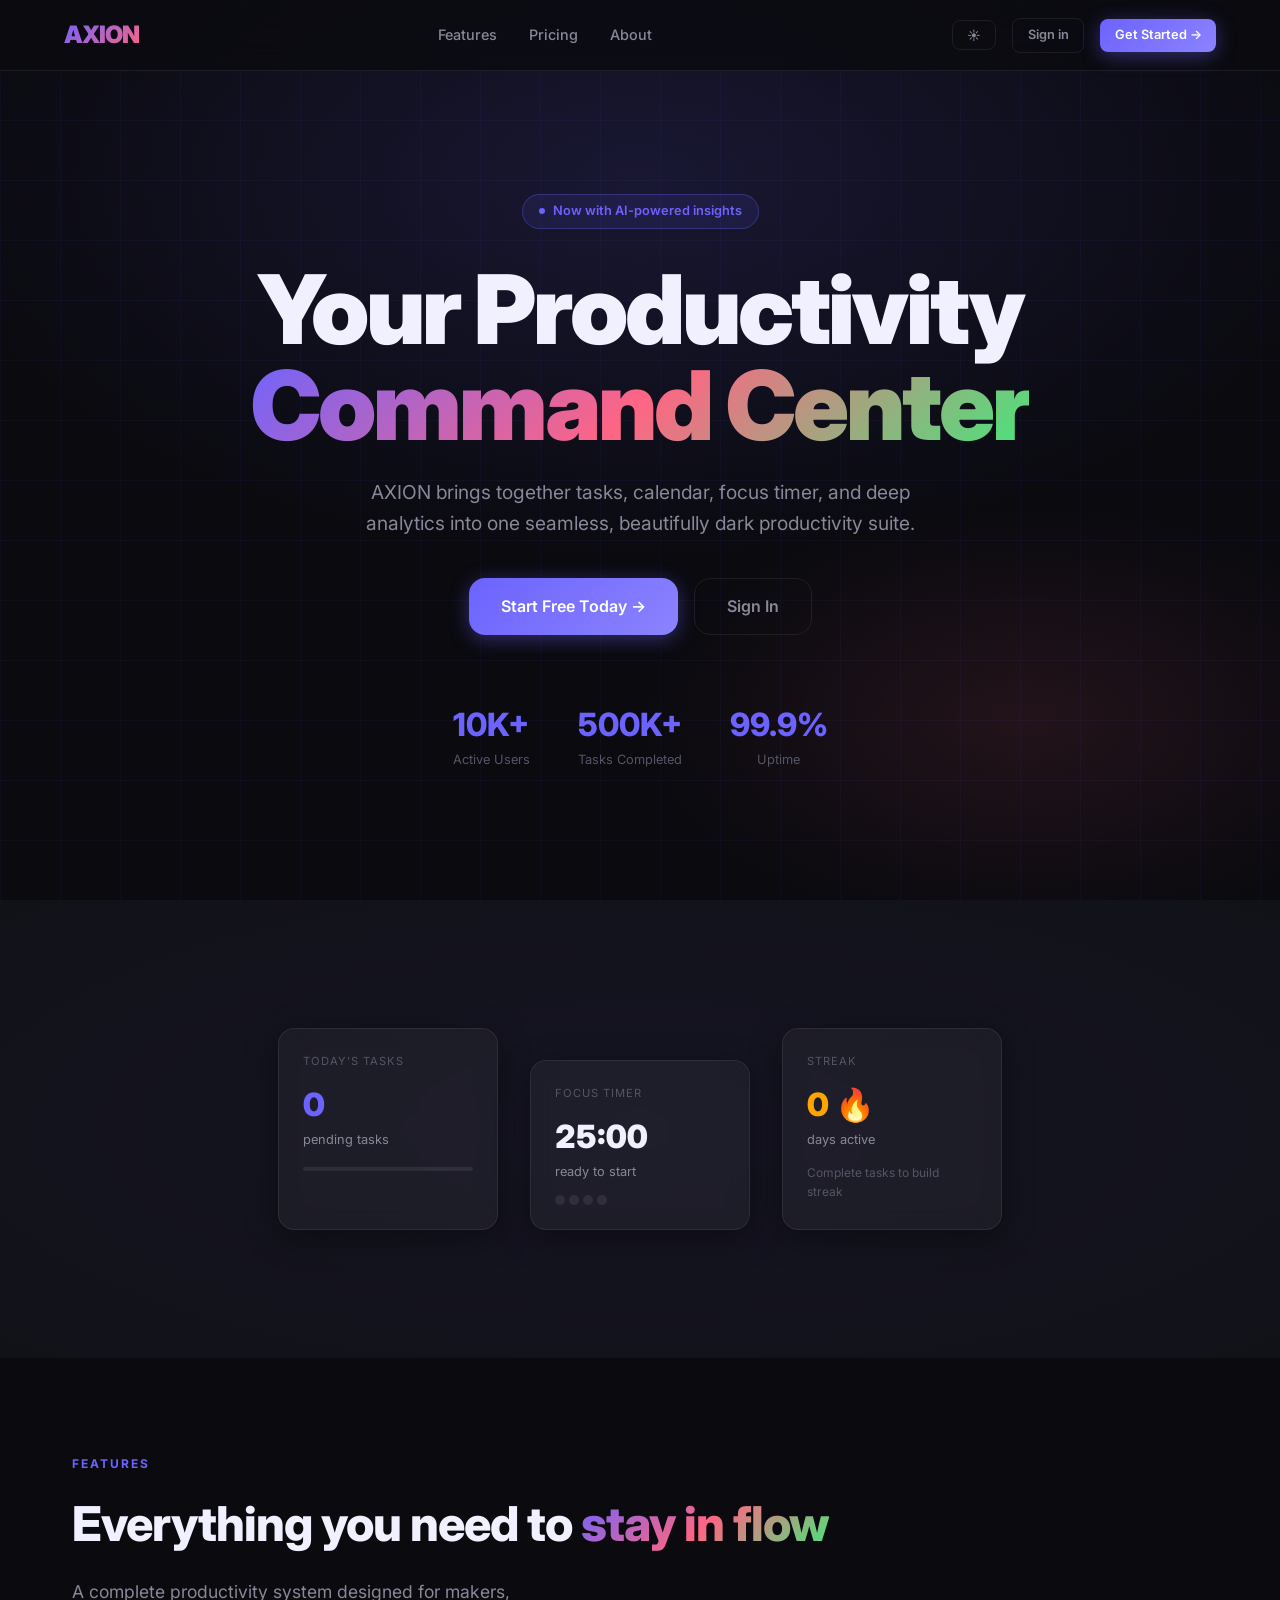
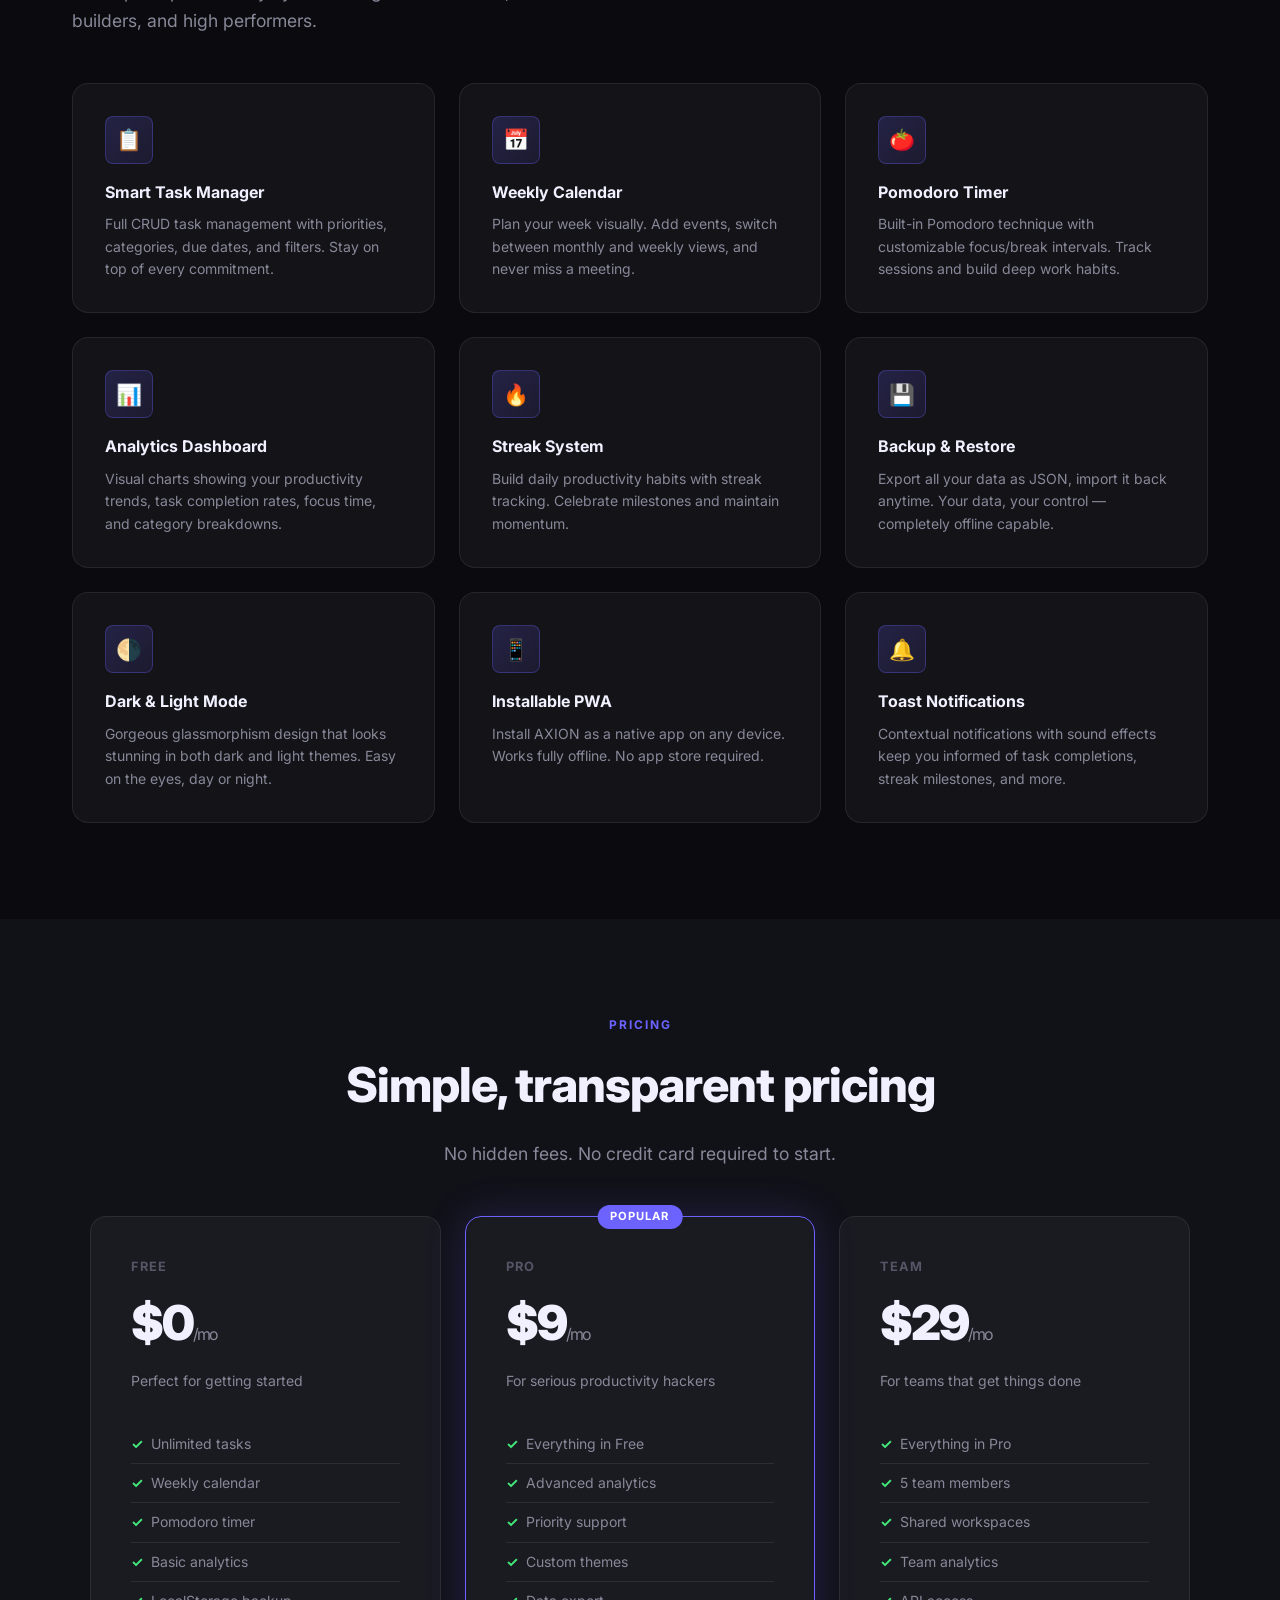
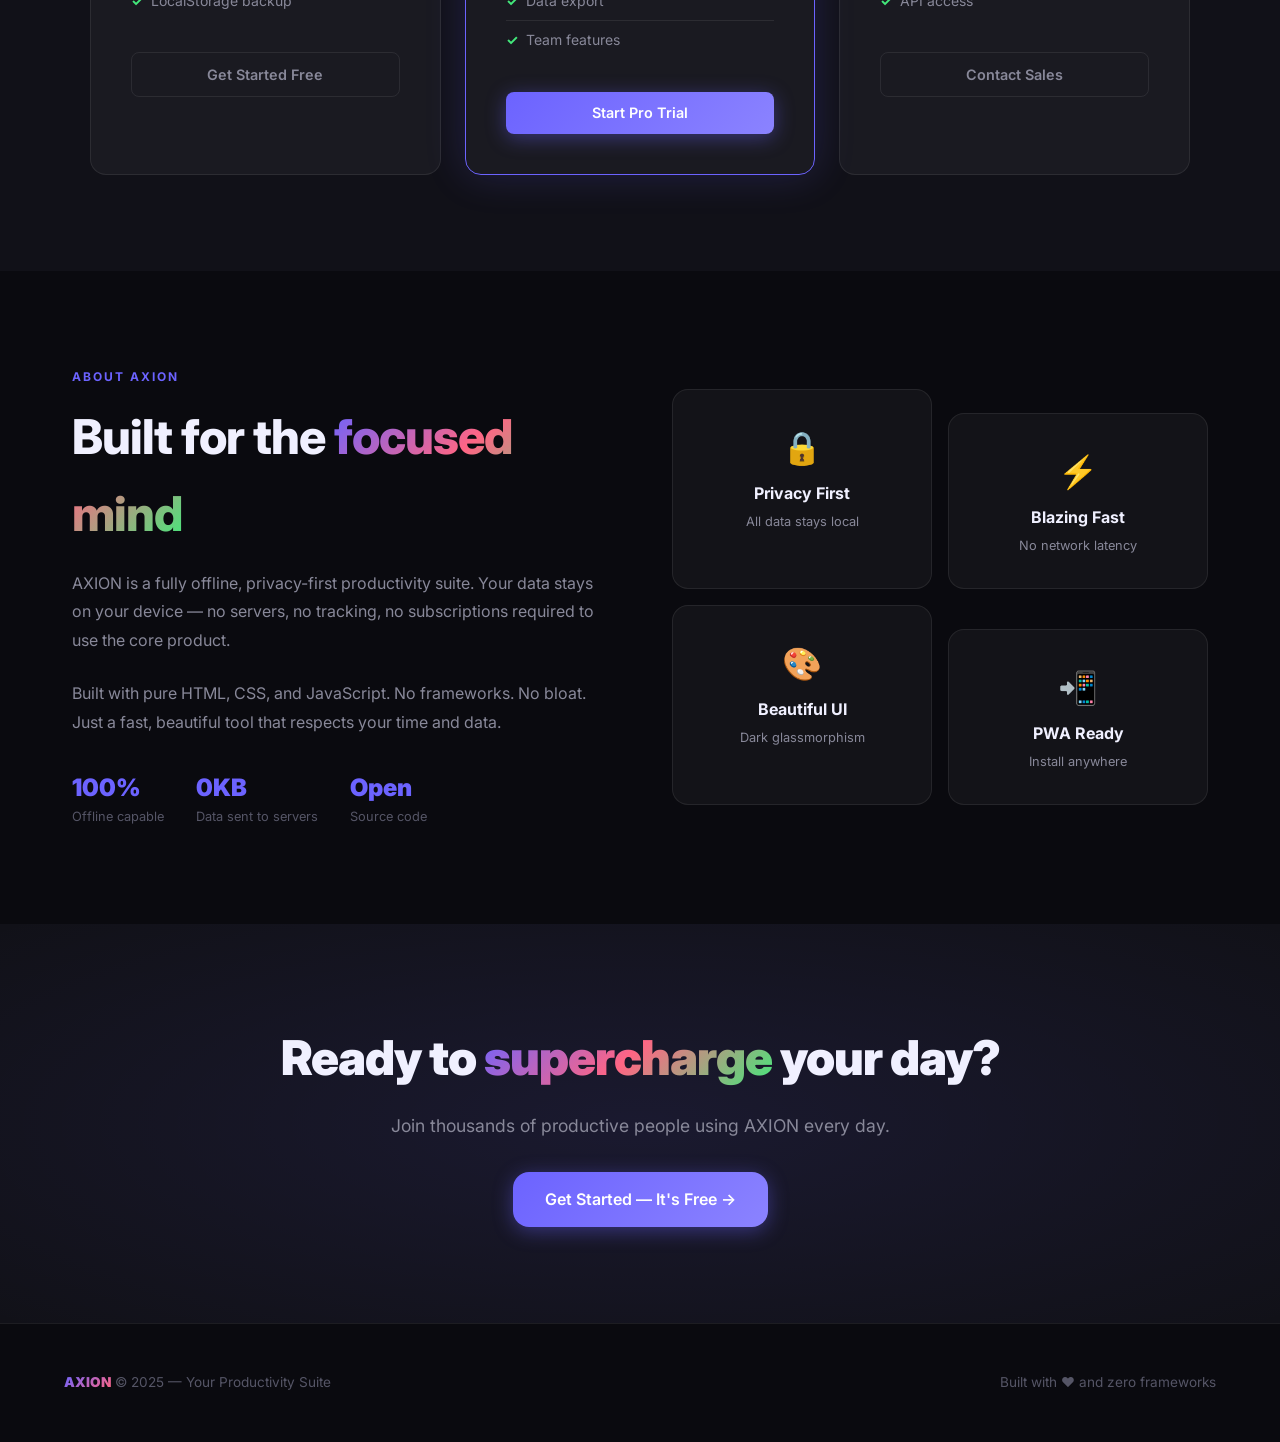
<file: index.html>
<!DOCTYPE html>
<html lang="en">
<head>
<meta charset="UTF-8"><meta name="viewport" content="width=device-width, initial-scale=1.0">
<title>AXION — SaaS Productivity Suite</title>
<meta name="description" content="Your ultimate productivity command center. Tasks, Calendar, Pomodoro, Analytics — all in one place.">
<link rel="manifest" href="manifest.json">
<meta name="theme-color" content="#6c63ff">
<link rel="stylesheet" href="style.css">
</head>
<body>
<div id="splash"><div class="splash-logo">AXION</div></div>

<!-- NAV -->
<nav class="nav">
  <div class="nav-logo">AXION</div>
  <ul class="nav-links">
    <li><a href="#features">Features</a></li>
    <li><a href="#pricing">Pricing</a></li>
    <li><a href="#about">About</a></li>
  </ul>
  <div class="nav-cta">
    <button id="themeToggle" class="btn btn-ghost btn-sm">☀️</button>
    <a href="login.html" class="btn btn-ghost btn-sm">Sign in</a>
    <a href="login.html?tab=register" class="btn btn-primary btn-sm">Get Started →</a>
  </div>
</nav>

<!-- HERO -->
<section class="hero">
  <div class="hero-bg"></div>
  <div class="hero-grid"></div>
  <div class="hero-content">
    <div class="hero-badge"><span></span> Now with AI-powered insights</div>
    <h1 class="hero-title">Your Productivity<br><span class="gradient-text">Command Center</span></h1>
    <p class="hero-sub">AXION brings together tasks, calendar, focus timer, and deep analytics into one seamless, beautifully dark productivity suite.</p>
    <div class="hero-actions">
      <a href="login.html?tab=register" class="btn btn-primary btn-lg">Start Free Today →</a>
      <a href="login.html" class="btn btn-ghost btn-lg">Sign In</a>
    </div>
    <div class="hero-stats">
      <div class="stat"><div class="stat-num">10K+</div><div class="stat-label">Active Users</div></div>
      <div class="stat"><div class="stat-num">500K+</div><div class="stat-label">Tasks Completed</div></div>
      <div class="stat"><div class="stat-num">99.9%</div><div class="stat-label">Uptime</div></div>
    </div>
  </div>
</section>

<!-- FLOATING CARDS PREVIEW -->
<div style="background:var(--bg-secondary);padding:4rem 2rem;position:relative;overflow:hidden;">
  <div style="position:absolute;inset:0;background:radial-gradient(ellipse at center,rgba(108,99,255,0.05),transparent)"></div>
  <div class="floating-cards" style="max-width:900px;margin:0 auto;position:relative;">
    <div class="f-card" style="width:220px;">
      <div style="font-size:0.7rem;color:var(--text-muted);text-transform:uppercase;letter-spacing:1px;margin-bottom:0.5rem">Today's Tasks</div>
      <div style="font-size:2rem;font-weight:900;color:var(--accent)">0</div>
      <div style="font-size:0.8rem;color:var(--text-secondary)">pending tasks</div>
      <div style="margin-top:1rem;height:4px;background:var(--border);border-radius:100px"><div style="width:0%;height:100%;background:var(--accent);border-radius:100px"></div></div>
    </div>
    <div class="f-card" style="width:220px;margin-top:2rem;">
      <div style="font-size:0.7rem;color:var(--text-muted);text-transform:uppercase;letter-spacing:1px;margin-bottom:0.5rem">Focus Timer</div>
      <div style="font-size:2rem;font-weight:900;font-variant-numeric:tabular-nums">25:00</div>
      <div style="font-size:0.8rem;color:var(--text-secondary)">ready to start</div>
      <div style="margin-top:0.75rem;display:flex;gap:0.25rem">
        <div style="width:10px;height:10px;border-radius:50%;background:var(--border)"></div>
        <div style="width:10px;height:10px;border-radius:50%;background:var(--border)"></div>
        <div style="width:10px;height:10px;border-radius:50%;background:var(--border)"></div>
        <div style="width:10px;height:10px;border-radius:50%;background:var(--border)"></div>
      </div>
    </div>
    <div class="f-card" style="width:220px;">
      <div style="font-size:0.7rem;color:var(--text-muted);text-transform:uppercase;letter-spacing:1px;margin-bottom:0.5rem">Streak</div>
      <div style="font-size:2rem;font-weight:900;color:#ffa502">0 🔥</div>
      <div style="font-size:0.8rem;color:var(--text-secondary)">days active</div>
      <div style="margin-top:0.75rem;font-size:0.75rem;color:var(--text-muted)">Complete tasks to build streak</div>
    </div>
  </div>
</div>

<!-- FEATURES -->
<section class="section" id="features">
  <div class="reveal">
    <div class="section-tag">Features</div>
    <h2 class="section-title">Everything you need to <span class="gradient-text">stay in flow</span></h2>
    <p class="section-sub">A complete productivity system designed for makers, builders, and high performers.</p>
  </div>
  <div class="features-grid" style="margin-top:3rem">
    <div class="feature-card reveal">
      <div class="feature-icon">📋</div>
      <div class="feature-title">Smart Task Manager</div>
      <div class="feature-desc">Full CRUD task management with priorities, categories, due dates, and filters. Stay on top of every commitment.</div>
    </div>
    <div class="feature-card reveal">
      <div class="feature-icon">📅</div>
      <div class="feature-title">Weekly Calendar</div>
      <div class="feature-desc">Plan your week visually. Add events, switch between monthly and weekly views, and never miss a meeting.</div>
    </div>
    <div class="feature-card reveal">
      <div class="feature-icon">🍅</div>
      <div class="feature-title">Pomodoro Timer</div>
      <div class="feature-desc">Built-in Pomodoro technique with customizable focus/break intervals. Track sessions and build deep work habits.</div>
    </div>
    <div class="feature-card reveal">
      <div class="feature-icon">📊</div>
      <div class="feature-title">Analytics Dashboard</div>
      <div class="feature-desc">Visual charts showing your productivity trends, task completion rates, focus time, and category breakdowns.</div>
    </div>
    <div class="feature-card reveal">
      <div class="feature-icon">🔥</div>
      <div class="feature-title">Streak System</div>
      <div class="feature-desc">Build daily productivity habits with streak tracking. Celebrate milestones and maintain momentum.</div>
    </div>
    <div class="feature-card reveal">
      <div class="feature-icon">💾</div>
      <div class="feature-title">Backup & Restore</div>
      <div class="feature-desc">Export all your data as JSON, import it back anytime. Your data, your control — completely offline capable.</div>
    </div>
    <div class="feature-card reveal">
      <div class="feature-icon">🌗</div>
      <div class="feature-title">Dark & Light Mode</div>
      <div class="feature-desc">Gorgeous glassmorphism design that looks stunning in both dark and light themes. Easy on the eyes, day or night.</div>
    </div>
    <div class="feature-card reveal">
      <div class="feature-icon">📱</div>
      <div class="feature-title">Installable PWA</div>
      <div class="feature-desc">Install AXION as a native app on any device. Works fully offline. No app store required.</div>
    </div>
    <div class="feature-card reveal">
      <div class="feature-icon">🔔</div>
      <div class="feature-title">Toast Notifications</div>
      <div class="feature-desc">Contextual notifications with sound effects keep you informed of task completions, streak milestones, and more.</div>
    </div>
  </div>
</section>

<!-- PRICING -->
<section class="section" id="pricing" style="background:var(--bg-secondary);max-width:100%;padding:6rem 2rem;">
  <div style="max-width:1100px;margin:0 auto">
  <div class="reveal" style="text-align:center">
    <div class="section-tag">Pricing</div>
    <h2 class="section-title">Simple, transparent pricing</h2>
    <p class="section-sub" style="margin:0 auto">No hidden fees. No credit card required to start.</p>
  </div>
  <div class="pricing-grid">
    <div class="pricing-card reveal">
      <div class="pricing-plan">Free</div>
      <div class="pricing-price">$0<span>/mo</span></div>
      <div class="pricing-desc">Perfect for getting started</div>
      <ul class="pricing-features">
        <li>Unlimited tasks</li>
        <li>Weekly calendar</li>
        <li>Pomodoro timer</li>
        <li>Basic analytics</li>
        <li>LocalStorage backup</li>
      </ul>
      <a href="login.html?tab=register" class="btn btn-ghost" style="width:100%;justify-content:center">Get Started Free</a>
    </div>
    <div class="pricing-card featured reveal">
      <div class="pricing-plan">Pro</div>
      <div class="pricing-price">$9<span>/mo</span></div>
      <div class="pricing-desc">For serious productivity hackers</div>
      <ul class="pricing-features">
        <li>Everything in Free</li>
        <li>Advanced analytics</li>
        <li>Priority support</li>
        <li>Custom themes</li>
        <li>Data export</li>
        <li>Team features</li>
      </ul>
      <a href="login.html?tab=register" class="btn btn-primary" style="width:100%;justify-content:center">Start Pro Trial</a>
    </div>
    <div class="pricing-card reveal">
      <div class="pricing-plan">Team</div>
      <div class="pricing-price">$29<span>/mo</span></div>
      <div class="pricing-desc">For teams that get things done</div>
      <ul class="pricing-features">
        <li>Everything in Pro</li>
        <li>5 team members</li>
        <li>Shared workspaces</li>
        <li>Team analytics</li>
        <li>API access</li>
      </ul>
      <a href="login.html?tab=register" class="btn btn-ghost" style="width:100%;justify-content:center">Contact Sales</a>
    </div>
  </div>
  </div>
</section>

<!-- ABOUT -->
<section class="section" id="about">
  <div class="reveal" style="display:grid;grid-template-columns:1fr 1fr;gap:4rem;align-items:center">
    <div>
      <div class="section-tag">About AXION</div>
      <h2 class="section-title">Built for the <span class="gradient-text">focused mind</span></h2>
      <p style="color:var(--text-secondary);line-height:1.8;margin-bottom:1.5rem">AXION is a fully offline, privacy-first productivity suite. Your data stays on your device — no servers, no tracking, no subscriptions required to use the core product.</p>
      <p style="color:var(--text-secondary);line-height:1.8">Built with pure HTML, CSS, and JavaScript. No frameworks. No bloat. Just a fast, beautiful tool that respects your time and data.</p>
      <div style="margin-top:2rem;display:flex;gap:2rem">
        <div><div style="font-size:1.5rem;font-weight:900;color:var(--accent)">100%</div><div style="font-size:0.8rem;color:var(--text-muted)">Offline capable</div></div>
        <div><div style="font-size:1.5rem;font-weight:900;color:var(--accent)">0KB</div><div style="font-size:0.8rem;color:var(--text-muted)">Data sent to servers</div></div>
        <div><div style="font-size:1.5rem;font-weight:900;color:var(--accent)">Open</div><div style="font-size:0.8rem;color:var(--text-muted)">Source code</div></div>
      </div>
    </div>
    <div style="display:grid;grid-template-columns:1fr 1fr;gap:1rem">
      <div class="feature-card" style="text-align:center;padding:2rem 1rem">
        <div style="font-size:2rem;margin-bottom:0.5rem">🔒</div>
        <div style="font-weight:700;margin-bottom:0.3rem">Privacy First</div>
        <div style="font-size:0.8rem;color:var(--text-secondary)">All data stays local</div>
      </div>
      <div class="feature-card" style="text-align:center;padding:2rem 1rem;margin-top:1.5rem">
        <div style="font-size:2rem;margin-bottom:0.5rem">⚡</div>
        <div style="font-weight:700;margin-bottom:0.3rem">Blazing Fast</div>
        <div style="font-size:0.8rem;color:var(--text-secondary)">No network latency</div>
      </div>
      <div class="feature-card" style="text-align:center;padding:2rem 1rem">
        <div style="font-size:2rem;margin-bottom:0.5rem">🎨</div>
        <div style="font-weight:700;margin-bottom:0.3rem">Beautiful UI</div>
        <div style="font-size:0.8rem;color:var(--text-secondary)">Dark glassmorphism</div>
      </div>
      <div class="feature-card" style="text-align:center;padding:2rem 1rem;margin-top:1.5rem">
        <div style="font-size:2rem;margin-bottom:0.5rem">📲</div>
        <div style="font-weight:700;margin-bottom:0.3rem">PWA Ready</div>
        <div style="font-size:0.8rem;color:var(--text-secondary)">Install anywhere</div>
      </div>
    </div>
  </div>
</section>

<!-- CTA -->
<section style="padding:6rem 2rem;text-align:center;background:var(--bg-secondary);position:relative;overflow:hidden">
  <div style="position:absolute;inset:0;background:radial-gradient(ellipse at center,rgba(108,99,255,0.1),transparent)"></div>
  <div style="position:relative">
    <h2 style="font-size:clamp(2rem,4vw,3rem);font-weight:900;letter-spacing:-1px;margin-bottom:1rem">Ready to <span class="gradient-text">supercharge</span> your day?</h2>
    <p style="color:var(--text-secondary);margin-bottom:2rem;font-size:1.1rem">Join thousands of productive people using AXION every day.</p>
    <a href="login.html?tab=register" class="btn btn-primary btn-lg">Get Started — It's Free →</a>
  </div>
</section>

<footer>
  <div><span style="background:linear-gradient(135deg,#6c63ff,#ff6584);-webkit-background-clip:text;-webkit-text-fill-color:transparent;background-clip:text;font-weight:900">AXION</span> © 2025 — Your Productivity Suite</div>
  <div>Built with ❤️ and zero frameworks</div>
</footer>

<div id="toast-container"></div>
<script src="app.js"></script>
</body>
</html>
</file>
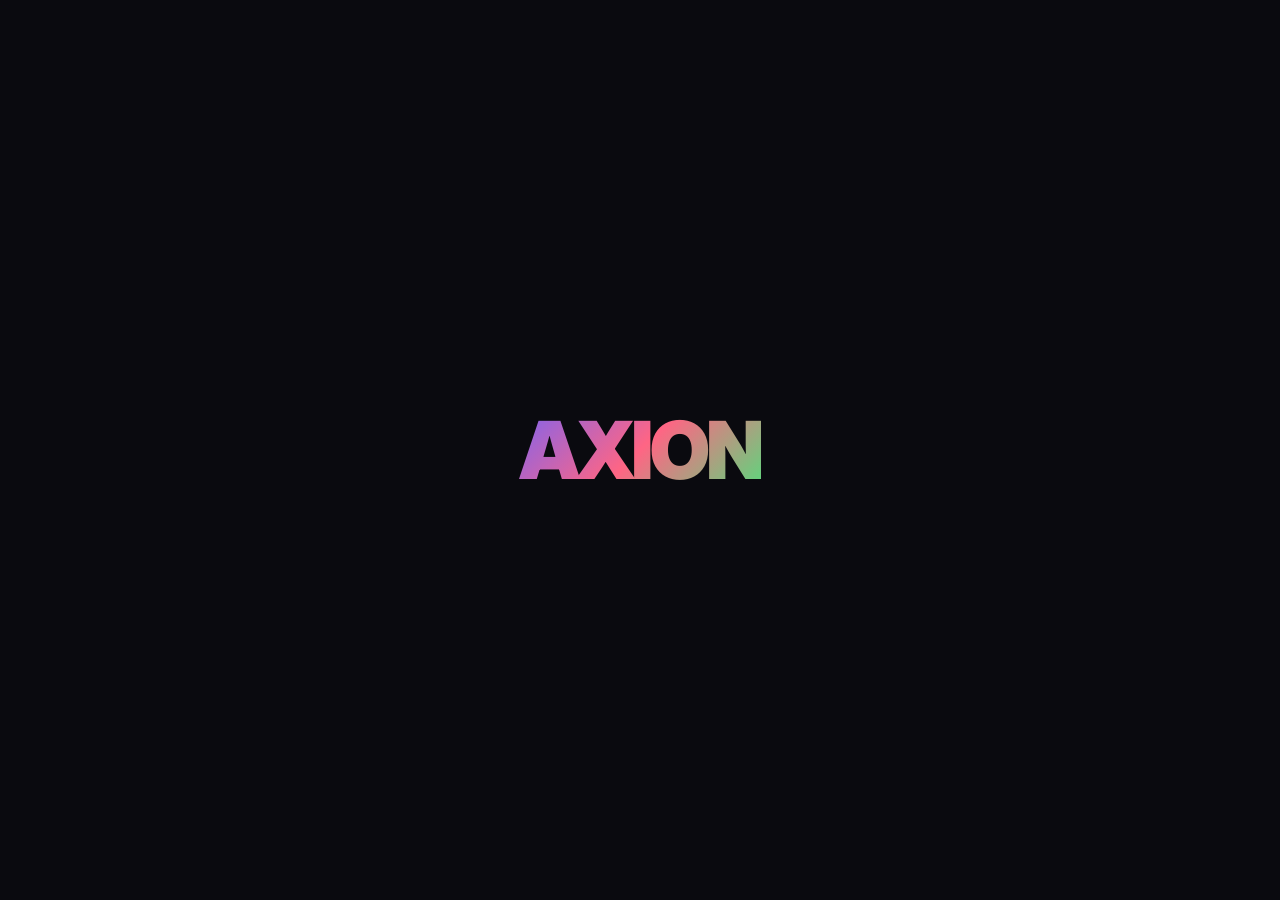
<file: analytics.html>
<!DOCTYPE html>
<html lang="en">
<head>
<meta charset="UTF-8"><meta name="viewport" content="width=device-width, initial-scale=1.0">
<title>Analytics — AXION</title>
<link rel="manifest" href="manifest.json">
<link rel="stylesheet" href="style.css">
<link rel="stylesheet" href="dashboard.css">
<style>
.chart-container{background:var(--bg-card);border:1px solid var(--border);border-radius:var(--radius);padding:1.5rem}
.chart-title{font-size:0.875rem;font-weight:700;text-transform:uppercase;letter-spacing:0.5px;color:var(--text-secondary);margin-bottom:1rem}
canvas{display:block;width:100%!important}
.analytics-stats{display:grid;grid-template-columns:repeat(auto-fit,minmax(150px,1fr));gap:1rem;margin-bottom:1.5rem}
.analytics-stat{background:var(--bg-card);border:1px solid var(--border);border-radius:var(--radius);padding:1.25rem;text-align:center}
.analytics-stat-val{font-size:1.5rem;font-weight:900;color:var(--accent);margin-bottom:0.25rem}
.analytics-stat-label{font-size:0.75rem;color:var(--text-muted)}
</style>
</head>
<body>
<div class="app-layout" id="analyticsPage">
  <aside class="sidebar">
    <div class="sidebar-header"><div class="sidebar-logo">AXION</div><span class="sidebar-version">v1.0</span></div>
    <div class="sidebar-section">
      <div class="sidebar-section-label">Main</div>
      <ul class="sidebar-nav">
        <li><a href="dashboard.html" class="sidebar-link"><span class="sidebar-icon">🏠</span>Dashboard</a></li>
        <li><a href="tasks.html" class="sidebar-link"><span class="sidebar-icon">📋</span>Tasks</a></li>
        <li><a href="calendar.html" class="sidebar-link"><span class="sidebar-icon">📅</span>Calendar</a></li>
        <li><a href="pomodoro.html" class="sidebar-link"><span class="sidebar-icon">🍅</span>Pomodoro</a></li>
        <li><a href="analytics.html" class="sidebar-link active"><span class="sidebar-icon">📊</span>Analytics</a></li>
      </ul>
    </div>
    <div class="sidebar-section">
      <ul class="sidebar-nav">
        <li><a href="settings.html" class="sidebar-link"><span class="sidebar-icon">⚙️</span>Settings</a></li>
      </ul>
    </div>
    <div class="sidebar-footer">
      <a href="settings.html" class="user-card">
        <div class="user-avatar">U</div>
        <div><div class="user-name">Loading...</div><div class="user-plan">Free Plan</div></div>
      </a>
    </div>
  </aside>

  <main class="main-content">
    <div class="topbar">
      <div><div class="page-title">Analytics</div><div class="page-subtitle">Track your productivity trends</div></div>
      <div class="topbar-right">
        <button id="themeToggle" class="topbar-btn topbar-theme">☀️</button>
        <button id="mobileMenuBtn" class="mobile-menu-btn">☰</button>
      </div>
    </div>

    <!-- Overview Stats -->
    <div class="analytics-stats">
      <div class="analytics-stat"><div class="analytics-stat-val" id="statTotalTasks">0</div><div class="analytics-stat-label">Total Tasks</div></div>
      <div class="analytics-stat"><div class="analytics-stat-val" id="statCompletedTasks">0</div><div class="analytics-stat-label">Completed</div></div>
      <div class="analytics-stat"><div class="analytics-stat-val" id="statCompletionRate">0%</div><div class="analytics-stat-label">Completion Rate</div></div>
      <div class="analytics-stat"><div class="analytics-stat-val" id="statFocusSessions">0</div><div class="analytics-stat-label">Focus Sessions</div></div>
      <div class="analytics-stat"><div class="analytics-stat-val" id="statFocusTime">0h 0m</div><div class="analytics-stat-label">Total Focus Time</div></div>
      <div class="analytics-stat"><div class="analytics-stat-val" id="statCurrentStreak">0 days</div><div class="analytics-stat-label">Current Streak</div></div>
      <div class="analytics-stat"><div class="analytics-stat-val" id="statBestStreak">0 days</div><div class="analytics-stat-label">Best Streak</div></div>
    </div>

    <!-- Charts Grid -->
    <div style="display:grid;grid-template-columns:1fr 1fr;gap:1.5rem;margin-bottom:1.5rem">
      <div class="chart-container">
        <div class="chart-title">📋 Tasks Completed — Last 7 Days</div>
        <canvas id="tasksChart" height="200"></canvas>
      </div>
      <div class="chart-container">
        <div class="chart-title">⏱️ Focus Minutes — Last 7 Days</div>
        <canvas id="weeklyChart" height="200"></canvas>
      </div>
    </div>

    <div style="display:grid;grid-template-columns:2fr 1fr;gap:1.5rem">
      <div class="chart-container">
        <div class="chart-title">📈 Productivity Score — Last 14 Days</div>
        <canvas id="productivityChart" height="200"></canvas>
      </div>
      <div class="chart-container">
        <div class="chart-title">🏷️ Tasks by Category</div>
        <canvas id="categoryChart" height="200"></canvas>
      </div>
    </div>
  </main>
</div>

<div id="toast-container"></div>
<script src="app.js"></script>
<script src="analytics.js"></script>
</body>
</html>
</file>
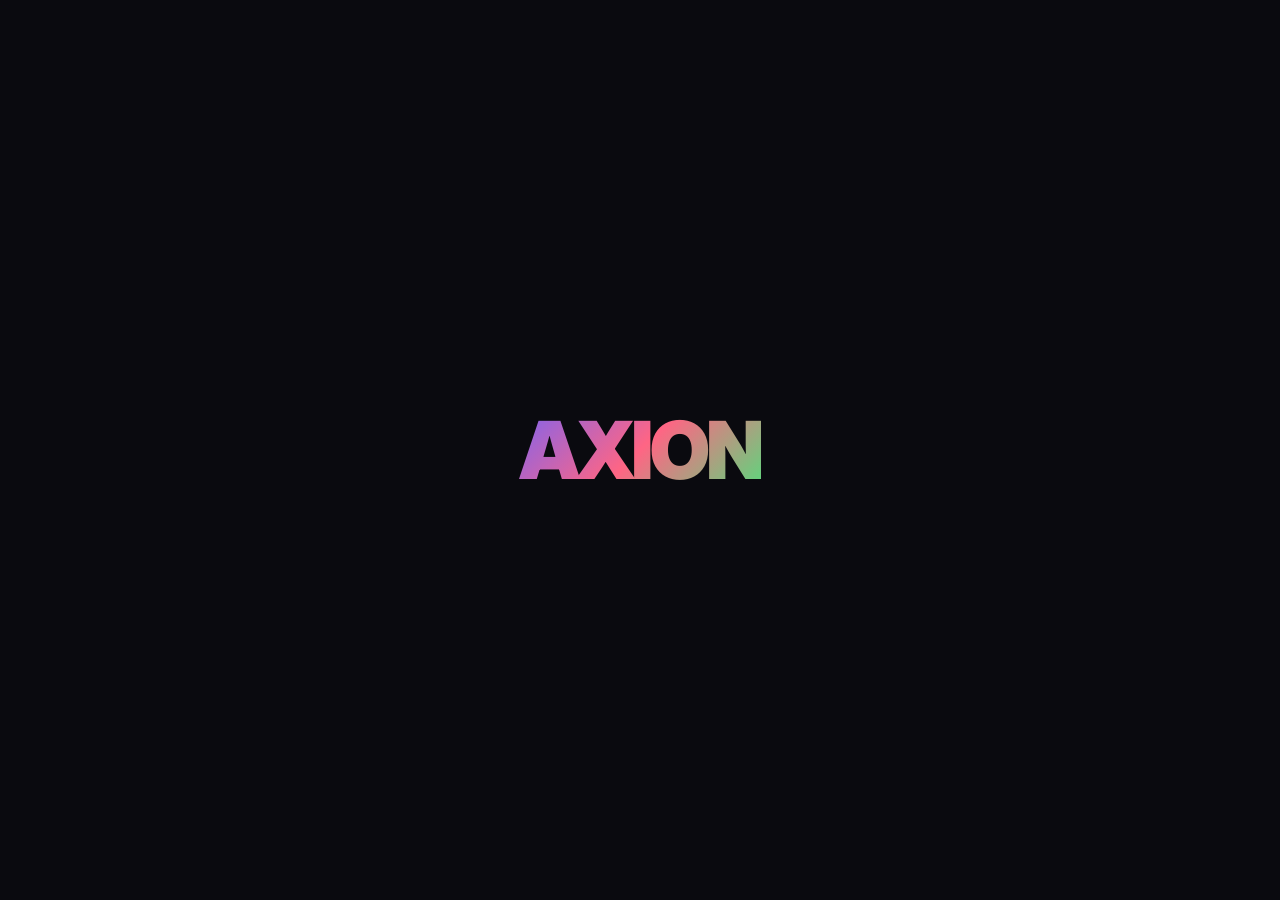
<file: calendar.html>
<!DOCTYPE html>
<html lang="en">
<head>
<meta charset="UTF-8">
<meta name="viewport" content="width=device-width, initial-scale=1.0">
<title>Calendar — AXION</title>
<link rel="manifest" href="manifest.json">
<link rel="stylesheet" href="style.css">
<link rel="stylesheet" href="dashboard.css">
<link rel="stylesheet" href="calendar.css">
</head>
<body>
<div class="sidebar-overlay" id="sidebar-overlay"></div>
<div class="dashboard-layout">
  <aside class="sidebar" id="sidebar">
    <div class="sidebar-header"><a href="index.html" class="sidebar-logo">AXION</a></div>
    <nav class="sidebar-nav">
      <div class="sidebar-section">
        <div class="sidebar-section-title">Main</div>
        <a href="dashboard.html" class="sidebar-link"><span class="sidebar-link-icon">🏠</span> Dashboard</a>
        <a href="tasks.html" class="sidebar-link"><span class="sidebar-link-icon">✅</span> Tasks</a>
        <a href="calendar.html" class="sidebar-link active"><span class="sidebar-link-icon">📅</span> Calendar</a>
        <a href="pomodoro.html" class="sidebar-link"><span class="sidebar-link-icon">⏱️</span> Pomodoro</a>
        <a href="analytics.html" class="sidebar-link"><span class="sidebar-link-icon">📊</span> Analytics</a>
      </div>
      <div class="sidebar-section">
        <div class="sidebar-section-title">Account</div>
        <a href="settings.html" class="sidebar-link"><span class="sidebar-link-icon">⚙️</span> Settings</a>
        <a href="#" class="sidebar-link" id="logout-btn"><span class="sidebar-link-icon">🚪</span> Logout</a>
      </div>
    </nav>
    <div class="sidebar-streak">
      <div class="sidebar-streak-inner">
        <span class="streak-flame">🔥</span>
        <div class="streak-text-wrap">
          <div class="streak-count" id="streak-count">0</div>
          <div class="streak-label">day streak</div>
        </div>
      </div>
    </div>
  </aside>
  <main class="main-content">
    <header class="topbar">
      <div class="topbar-left">
        <button class="sidebar-toggle" id="sidebar-toggle">☰</button>
        <h1 class="topbar-title">Calendar</h1>
      </div>
      <div class="topbar-right">
        <button class="topbar-btn" id="theme-toggle">☀️</button>
        <div class="topbar-avatar" id="topbar-avatar" onclick="location.href='settings.html'">U</div>
      </div>
    </header>
    <div class="page-content">
      <div class="calendar-header">
        <div class="calendar-nav">
          <button class="btn btn-ghost btn-sm btn-icon" id="cal-prev">‹</button>
          <h2 class="calendar-month-title" id="cal-month-title">Month Year</h2>
          <button class="btn btn-ghost btn-sm btn-icon" id="cal-next">›</button>
        </div>
        <div style="display:flex;gap:8px;">
          <button class="btn btn-ghost btn-sm" id="cal-today">Today</button>
          <button class="btn btn-primary btn-sm" id="add-event-btn">+ Event</button>
        </div>
      </div>
      <div class="calendar-grid-header">
        <span>Sun</span><span>Mon</span><span>Tue</span><span>Wed</span><span>Thu</span><span>Fri</span><span>Sat</span>
      </div>
      <div class="calendar-grid" id="cal-grid"></div>
      <div style="margin-top:28px;">
        <h3 style="font-size:15px;font-weight:700;margin-bottom:16px;" id="selected-day-title">Events</h3>
        <div class="selected-day-events" id="selected-day-events"></div>
      </div>
    </div>
  </main>
</div>
<div class="modal-overlay" id="event-modal" style="display:none">
  <div class="modal">
    <div class="modal-header">
      <h2 class="modal-title" id="event-modal-title">Add Event</h2>
      <button class="modal-close" id="event-modal-close">✕</button>
    </div>
    <form id="event-form">
      <div style="display:flex;flex-direction:column;gap:16px;">
        <div class="form-group"><label>Event Title *</label><input class="input" id="event-title" type="text" placeholder="What's happening?" required></div>
        <div class="form-row">
          <div class="form-group"><label>Date *</label><input class="input" id="event-date" type="date" required></div>
          <div class="form-group"><label>Color</label><select class="select" id="event-color"><option value="personal">🟣 Personal</option><option value="work">🔵 Work</option><option value="health">🟢 Health</option><option value="urgent">🔴 Urgent</option></select></div>
        </div>
        <div class="form-row">
          <div class="form-group"><label>Start Time</label><input class="input" id="event-time" type="time"></div>
          <div class="form-group"><label>End Time</label><input class="input" id="event-end-time" type="time"></div>
        </div>
        <div class="form-group"><label>Notes</label><textarea class="textarea" id="event-desc" placeholder="Event details…"></textarea></div>
        <div style="display:flex;gap:12px;justify-content:flex-end;">
          <button type="button" class="btn btn-ghost" onclick="document.getElementById('event-modal').style.display='none'">Cancel</button>
          <button type="submit" class="btn btn-primary">Save Event</button>
        </div>
      </div>
    </form>
  </div>
</div>
<div id="toast-container"></div>
<script src="app.js"></script>
<script src="streak.js"></script>
<script src="calendar.js"></script>
<script>
document.addEventListener('DOMContentLoaded', () => {
  if (!requireAuth()) return;
  initSidebar();
  initTopbarUser();
  renderStreakUI();
});
</script>
</body>
</html>
</file>
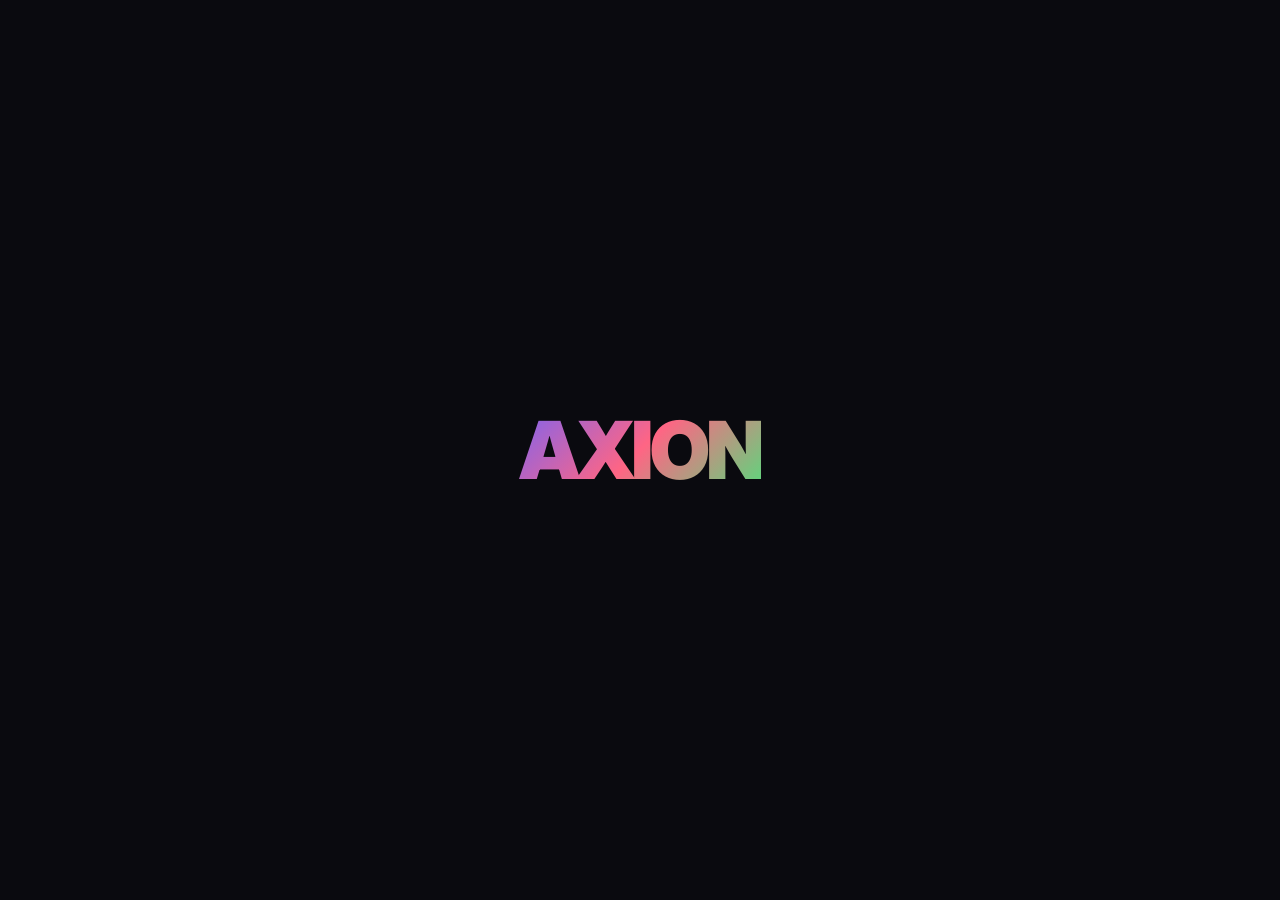
<file: login.html>
<!DOCTYPE html>
<html lang="en">
<head>
<meta charset="UTF-8"><meta name="viewport" content="width=device-width, initial-scale=1.0">
<title>AXION — Sign In</title>
<link rel="manifest" href="manifest.json">
<link rel="stylesheet" href="style.css">
<link rel="stylesheet" href="auth.css">
</head>
<body>
<div id="splash"><div class="splash-logo">AXION</div></div>
<div class="auth-page">
  <div class="auth-bg"></div>
  <div class="auth-grid"></div>
  <div class="auth-box">
    <div class="auth-logo">AXION</div>
    <div class="auth-tagline">Your Productivity Command Center</div>

    <div class="auth-tabs-nav">
      <button class="auth-tab-btn active" data-tab="login">Sign In</button>
      <button class="auth-tab-btn" data-tab="register">Create Account</button>
    </div>

    <!-- LOGIN -->
    <div class="auth-tab active" id="tab-login">
      <div class="auth-title">Welcome back</div>
      <div class="auth-subtitle">Sign in to continue your productivity streak</div>
      <div id="loginError" class="auth-error"></div>
      <form id="loginForm">
        <div class="form-group">
          <label class="form-label">Email</label>
          <input type="email" id="loginEmail" class="form-input" placeholder="you@example.com" autocomplete="email" required>
        </div>
        <div class="form-group">
          <label class="form-label">Password</label>
          <div class="password-wrapper">
            <input type="password" id="loginPassword" class="form-input" placeholder="••••••••" autocomplete="current-password" required>
            <button type="button" class="password-toggle">👁️</button>
          </div>
        </div>
        <button type="submit" class="btn btn-primary" style="width:100%;justify-content:center;margin-top:0.5rem">Sign In →</button>
      </form>
      <div class="auth-divider">or</div>
      <button id="demoLogin" class="btn btn-ghost" style="width:100%;justify-content:center">🎮 Try Demo Account</button>
    </div>

    <!-- REGISTER -->
    <div class="auth-tab" id="tab-register">
      <div class="auth-title">Create your account</div>
      <div class="auth-subtitle">Start your productivity journey today</div>
      <div id="registerError" class="auth-error"></div>
      <form id="registerForm">
        <div class="form-group">
          <label class="form-label">Full Name</label>
          <input type="text" id="regName" class="form-input" placeholder="Alex Johnson" autocomplete="name" required>
        </div>
        <div class="form-group">
          <label class="form-label">Email</label>
          <input type="email" id="regEmail" class="form-input" placeholder="you@example.com" autocomplete="email" required>
        </div>
        <div class="form-group">
          <label class="form-label">Password</label>
          <div class="password-wrapper">
            <input type="password" id="regPassword" class="form-input" placeholder="Min. 6 characters" autocomplete="new-password" required minlength="6">
            <button type="button" class="password-toggle">👁️</button>
          </div>
        </div>
        <button type="submit" class="btn btn-primary" style="width:100%;justify-content:center;margin-top:0.5rem">Create Account →</button>
      </form>
    </div>

    <div class="auth-footer"><a href="index.html">← Back to home</a></div>
  </div>
</div>
<div id="toast-container"></div>
<script src="app.js"></script>
<script src="auth.js"></script>
<script>
// Check URL param to auto-switch to register tab
if (new URLSearchParams(window.location.search).get('tab') === 'register') {
  document.addEventListener('DOMContentLoaded', () => {
    document.querySelectorAll('.auth-tab-btn')[1]?.click();
  });
}
</script>
</body>
</html>
</file>
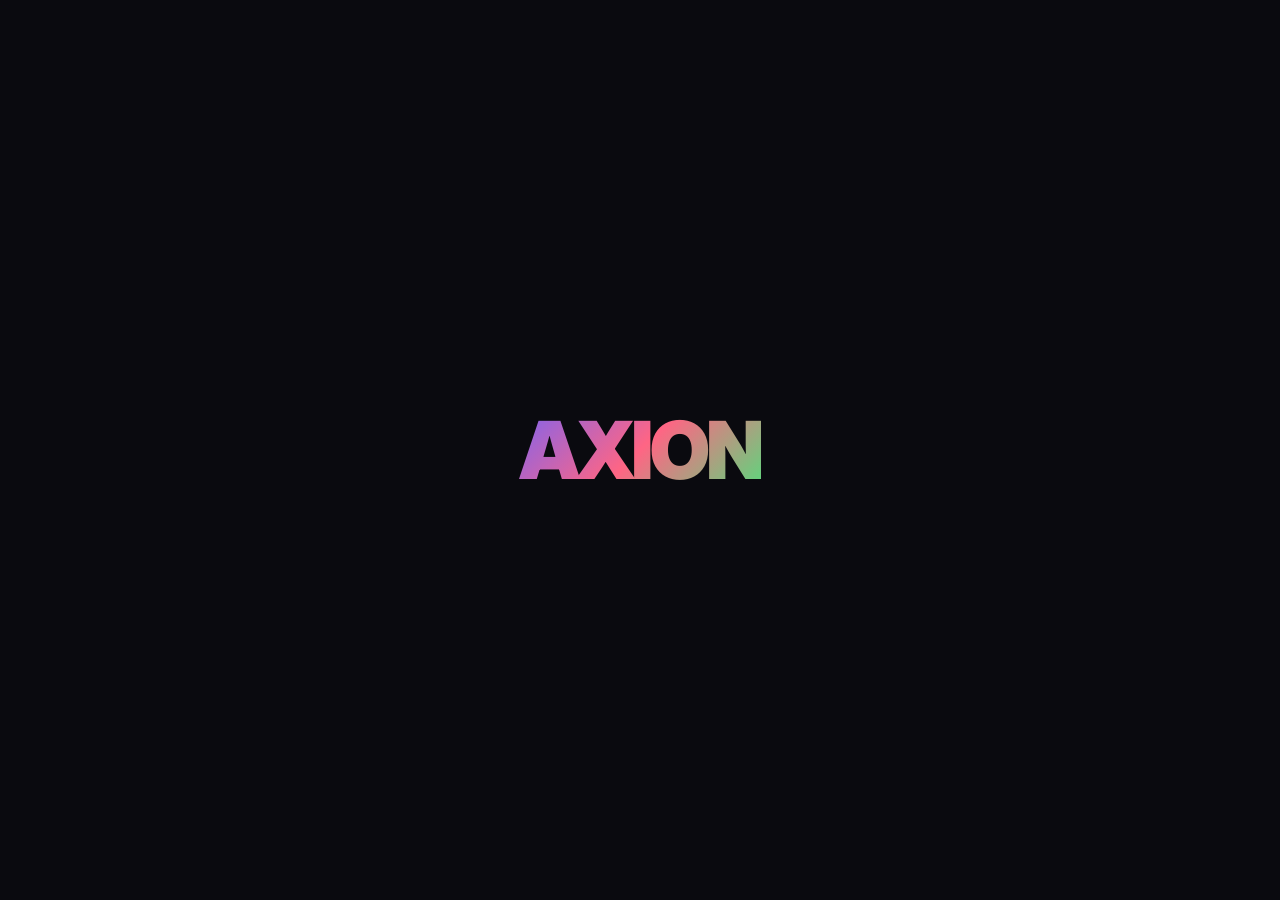
<file: pomodoro.html>
<!DOCTYPE html>
<html lang="en">
<head>
<meta charset="UTF-8">
<meta name="viewport" content="width=device-width, initial-scale=1.0">
<title>Pomodoro — AXION</title>
<link rel="manifest" href="manifest.json">
<link rel="stylesheet" href="style.css">
<link rel="stylesheet" href="dashboard.css">
<link rel="stylesheet" href="pomodoro.css">
</head>
<body>
<div class="sidebar-overlay" id="sidebar-overlay"></div>
<div class="dashboard-layout">
  <aside class="sidebar" id="sidebar">
    <div class="sidebar-header"><a href="index.html" class="sidebar-logo">AXION</a></div>
    <nav class="sidebar-nav">
      <div class="sidebar-section">
        <div class="sidebar-section-title">Main</div>
        <a href="dashboard.html" class="sidebar-link"><span class="sidebar-link-icon">🏠</span> Dashboard</a>
        <a href="tasks.html" class="sidebar-link"><span class="sidebar-link-icon">✅</span> Tasks</a>
        <a href="calendar.html" class="sidebar-link"><span class="sidebar-link-icon">📅</span> Calendar</a>
        <a href="pomodoro.html" class="sidebar-link active"><span class="sidebar-link-icon">⏱️</span> Pomodoro</a>
        <a href="analytics.html" class="sidebar-link"><span class="sidebar-link-icon">📊</span> Analytics</a>
      </div>
      <div class="sidebar-section">
        <div class="sidebar-section-title">Account</div>
        <a href="settings.html" class="sidebar-link"><span class="sidebar-link-icon">⚙️</span> Settings</a>
        <a href="#" class="sidebar-link" id="logout-btn"><span class="sidebar-link-icon">🚪</span> Logout</a>
      </div>
    </nav>
    <div class="sidebar-streak">
      <div class="sidebar-streak-inner">
        <span class="streak-flame">🔥</span>
        <div class="streak-text-wrap">
          <div class="streak-count" id="streak-count">0</div>
          <div class="streak-label">day streak</div>
        </div>
      </div>
    </div>
  </aside>
  <main class="main-content">
    <header class="topbar">
      <div class="topbar-left">
        <button class="sidebar-toggle" id="sidebar-toggle">☰</button>
        <h1 class="topbar-title">Pomodoro Timer</h1>
      </div>
      <div class="topbar-right">
        <button class="topbar-btn" id="theme-toggle">☀️</button>
        <div class="topbar-avatar" id="topbar-avatar" onclick="location.href='settings.html'">U</div>
      </div>
    </header>
    <div class="page-content">
      <div class="pomodoro-container">
        <div class="pomodoro-card">
          <div class="pomodoro-modes">
            <button class="pomo-mode-btn active" data-mode="work">🍅 Focus</button>
            <button class="pomo-mode-btn" data-mode="short">☕ Short Break</button>
            <button class="pomo-mode-btn" data-mode="long">🛋️ Long Break</button>
          </div>
          <div class="timer-ring-wrap">
            <svg class="timer-ring-svg" viewBox="0 0 200 200">
              <defs>
                <linearGradient id="ring-gradient" x1="0%" y1="0%" x2="100%" y2="0%">
                  <stop offset="0%" style="stop-color:#6c63ff"/>
                  <stop offset="100%" style="stop-color:#a78bfa"/>
                </linearGradient>
              </defs>
              <circle class="timer-ring-track" cx="100" cy="100" r="88"/>
              <circle class="timer-ring-progress" id="timer-ring-progress" cx="100" cy="100" r="88"/>
            </svg>
            <div class="timer-display">
              <div class="timer-time" id="timer-time">25:00</div>
              <div class="timer-mode-label" id="timer-mode-label">FOCUS</div>
            </div>
          </div>
          <div class="timer-controls">
            <button class="timer-btn" id="timer-reset-btn" title="Reset">↺</button>
            <button class="timer-btn timer-btn-main" id="timer-play-btn" title="Play/Pause">▶</button>
            <button class="timer-btn" id="timer-skip-btn" title="Skip">⏭</button>
          </div>
          <div class="session-info">
            <span class="session-stat">Today: <strong id="pomo-today">0</strong> 🍅</span>
            <span class="session-stat">Total: <strong id="pomo-total">0</strong> 🍅</span>
          </div>
        </div>
        <div class="pomo-settings-row">
          <div class="card"><label>Focus (min)</label><input type="number" id="pomo-work-mins" value="25" min="1" max="90"></div>
          <div class="card"><label>Short Break</label><input type="number" id="pomo-short-mins" value="5" min="1" max="30"></div>
          <div class="card"><label>Long Break</label><input type="number" id="pomo-long-mins" value="15" min="1" max="60"></div>
        </div>
        <div class="pomodoro-log">
          <div class="pomo-log-header">📋 Session History</div>
          <div class="pomo-log-list" id="pomo-log-list">
            <div class="pomo-log-item" style="color:var(--text-muted)">No sessions yet. Start your first focus session!</div>
          </div>
        </div>
      </div>
    </div>
  </main>
</div>
<div id="toast-container"></div>
<script src="app.js"></script>
<script src="streak.js"></script>
<script src="pomodoro.js"></script>
<script>
document.addEventListener('DOMContentLoaded', () => {
  if (!requireAuth()) return;
  initSidebar();
  initTopbarUser();
  renderStreakUI();
});
</script>
</body>
</html>
</file>
<file: style.css>
/* ===== AXION GLOBAL STYLES ===== */
@import url('https://fonts.googleapis.com/css2?family=Inter:wght@300;400;500;600;700;800;900&display=swap');

:root {
  --bg-primary: #0a0a0f;
  --bg-secondary: #111118;
  --bg-card: rgba(255,255,255,0.04);
  --bg-card-hover: rgba(255,255,255,0.07);
  --border: rgba(255,255,255,0.08);
  --border-glow: rgba(108,99,255,0.4);
  --accent: #6c63ff;
  --accent-2: #ff6584;
  --accent-3: #43e97b;
  --text-primary: #f0f0ff;
  --text-secondary: #888899;
  --text-muted: #555566;
  --glass: rgba(255,255,255,0.05);
  --glass-border: rgba(255,255,255,0.1);
  --shadow: 0 8px 32px rgba(0,0,0,0.4);
  --shadow-glow: 0 0 40px rgba(108,99,255,0.2);
  --radius: 16px;
  --radius-sm: 8px;
  --transition: all 0.3s cubic-bezier(0.4,0,0.2,1);
}

[data-theme="light"] {
  --bg-primary: #f0f0fa;
  --bg-secondary: #e8e8f5;
  --bg-card: rgba(255,255,255,0.7);
  --bg-card-hover: rgba(255,255,255,0.9);
  --border: rgba(0,0,0,0.08);
  --text-primary: #1a1a2e;
  --text-secondary: #555577;
  --text-muted: #888899;
  --glass: rgba(255,255,255,0.6);
  --glass-border: rgba(0,0,0,0.1);
  --shadow: 0 8px 32px rgba(0,0,0,0.1);
}

* { margin:0; padding:0; box-sizing:border-box; }
html { scroll-behavior: smooth; }

body {
  font-family: 'Inter', -apple-system, sans-serif;
  background: var(--bg-primary);
  color: var(--text-primary);
  min-height: 100vh;
  overflow-x: hidden;
  line-height: 1.6;
}

/* ===== SPLASH SCREEN ===== */
#splash {
  position: fixed; inset: 0;
  background: #0a0a0f;
  display: flex; align-items: center; justify-content: center;
  z-index: 9999;
  transition: opacity 0.8s ease, visibility 0.8s ease;
}
#splash.hidden { opacity: 0; visibility: hidden; }
.splash-logo {
  font-size: 5rem;
  font-weight: 900;
  letter-spacing: -4px;
  background: linear-gradient(135deg, #6c63ff, #ff6584, #43e97b);
  -webkit-background-clip: text;
  -webkit-text-fill-color: transparent;
  background-clip: text;
  animation: splashPulse 0.6s ease forwards;
}
@keyframes splashPulse {
  0% { transform: scale(0.5); opacity: 0; }
  60% { transform: scale(1.1); }
  100% { transform: scale(1); opacity: 1; }
}

/* ===== LANDING NAV ===== */
.nav {
  position: fixed; top: 0; left: 0; right: 0;
  padding: 1rem 4rem;
  display: flex; align-items: center; justify-content: space-between;
  background: rgba(10,10,15,0.8);
  backdrop-filter: blur(20px);
  border-bottom: 1px solid var(--border);
  z-index: 100;
  transition: var(--transition);
}
.nav-logo {
  font-size: 1.5rem; font-weight: 900;
  background: linear-gradient(135deg, #6c63ff, #ff6584);
  -webkit-background-clip: text; -webkit-text-fill-color: transparent; background-clip: text;
  letter-spacing: -1px;
}
.nav-links { display: flex; gap: 2rem; list-style: none; }
.nav-links a {
  color: var(--text-secondary); text-decoration: none; font-size: 0.9rem; font-weight: 500;
  transition: var(--transition);
}
.nav-links a:hover { color: var(--accent); }
.nav-cta { display: flex; gap: 1rem; align-items: center; }

/* ===== BUTTONS ===== */
.btn {
  padding: 0.6rem 1.4rem;
  border-radius: var(--radius-sm);
  font-family: 'Inter', sans-serif;
  font-size: 0.9rem; font-weight: 600;
  cursor: pointer; border: none;
  transition: var(--transition);
  text-decoration: none; display: inline-flex; align-items: center; gap: 0.5rem;
}
.btn-ghost {
  background: transparent;
  color: var(--text-secondary);
  border: 1px solid var(--border);
}
.btn-ghost:hover { border-color: var(--accent); color: var(--accent); }
.btn-primary {
  background: linear-gradient(135deg, #6c63ff, #8b83ff);
  color: white;
  box-shadow: 0 4px 20px rgba(108,99,255,0.4);
}
.btn-primary:hover {
  transform: translateY(-2px);
  box-shadow: 0 8px 30px rgba(108,99,255,0.6);
}
.btn-danger {
  background: linear-gradient(135deg, #ff4757, #ff6b7a);
  color: white;
}
.btn-success {
  background: linear-gradient(135deg, #43e97b, #38d9a9);
  color: #0a1a0a;
}
.btn-sm { padding: 0.4rem 0.9rem; font-size: 0.8rem; }
.btn-lg { padding: 0.9rem 2rem; font-size: 1rem; border-radius: var(--radius); }
.btn-icon { padding: 0.5rem; border-radius: var(--radius-sm); background: var(--bg-card); border: 1px solid var(--border); color: var(--text-secondary); }
.btn-icon:hover { color: var(--accent); border-color: var(--accent); }

/* ===== HERO ===== */
.hero {
  min-height: 100vh;
  display: flex; align-items: center; justify-content: center;
  text-align: center;
  padding: 8rem 2rem 4rem;
  position: relative; overflow: hidden;
}
.hero-bg {
  position: absolute; inset: 0;
  background: radial-gradient(ellipse 80% 60% at 50% 20%, rgba(108,99,255,0.15) 0%, transparent 70%),
              radial-gradient(ellipse 50% 40% at 80% 80%, rgba(255,101,132,0.1) 0%, transparent 60%);
}
.hero-grid {
  position: absolute; inset: 0;
  background-image: linear-gradient(rgba(108,99,255,0.05) 1px, transparent 1px),
                    linear-gradient(90deg, rgba(108,99,255,0.05) 1px, transparent 1px);
  background-size: 60px 60px;
}
.hero-content { position: relative; max-width: 900px; }
.hero-badge {
  display: inline-flex; align-items: center; gap: 0.5rem;
  background: rgba(108,99,255,0.1); border: 1px solid rgba(108,99,255,0.3);
  padding: 0.4rem 1rem; border-radius: 100px;
  font-size: 0.8rem; font-weight: 600; color: var(--accent);
  margin-bottom: 2rem;
  animation: fadeInUp 0.6s ease 0.2s both;
}
.hero-badge span { width: 6px; height: 6px; background: var(--accent); border-radius: 50%; animation: blink 1.5s infinite; }
@keyframes blink { 0%,100%{opacity:1} 50%{opacity:0.3} }
.hero-title {
  font-size: clamp(3rem, 8vw, 6rem);
  font-weight: 900;
  letter-spacing: -3px;
  line-height: 1;
  margin-bottom: 1.5rem;
  animation: fadeInUp 0.6s ease 0.3s both;
}
.gradient-text {
  background: linear-gradient(135deg, #6c63ff 0%, #ff6584 50%, #43e97b 100%);
  -webkit-background-clip: text; -webkit-text-fill-color: transparent; background-clip: text;
}
.hero-sub {
  font-size: 1.2rem; color: var(--text-secondary); max-width: 600px; margin: 0 auto 2.5rem;
  animation: fadeInUp 0.6s ease 0.4s both;
}
.hero-actions {
  display: flex; gap: 1rem; justify-content: center; flex-wrap: wrap;
  animation: fadeInUp 0.6s ease 0.5s both;
}
.hero-stats {
  display: flex; gap: 3rem; justify-content: center; margin-top: 4rem;
  animation: fadeInUp 0.6s ease 0.6s both;
}
.stat { text-align: center; }
.stat-num { font-size: 2rem; font-weight: 800; color: var(--accent); }
.stat-label { font-size: 0.8rem; color: var(--text-muted); }

/* ===== FLOATING CARDS ===== */
.floating-cards {
  position: relative; display: flex; justify-content: center; gap: 2rem;
  padding: 4rem 2rem; perspective: 1000px;
}
.f-card {
  background: var(--bg-card);
  border: 1px solid var(--border);
  border-radius: var(--radius);
  padding: 1.5rem;
  backdrop-filter: blur(10px);
  box-shadow: var(--shadow);
  transition: var(--transition);
  animation: float 4s ease-in-out infinite;
}
.f-card:nth-child(2) { animation-delay: 1.3s; }
.f-card:nth-child(3) { animation-delay: 2.6s; }
.f-card:hover { transform: translateY(-8px) scale(1.02); border-color: var(--border-glow); box-shadow: var(--shadow-glow); }
@keyframes float { 0%,100%{transform:translateY(0)} 50%{transform:translateY(-12px)} }

/* ===== SECTIONS ===== */
.section { padding: 6rem 2rem; max-width: 1200px; margin: 0 auto; }
.section-tag {
  font-size: 0.75rem; font-weight: 700; letter-spacing: 2px; text-transform: uppercase;
  color: var(--accent); margin-bottom: 0.8rem;
}
.section-title { font-size: clamp(2rem, 4vw, 3rem); font-weight: 800; letter-spacing: -1px; margin-bottom: 1rem; }
.section-sub { font-size: 1.1rem; color: var(--text-secondary); max-width: 500px; }

/* ===== FEATURES GRID ===== */
.features-grid {
  display: grid; grid-template-columns: repeat(auto-fit, minmax(280px, 1fr));
  gap: 1.5rem; margin-top: 3rem;
}
.feature-card {
  background: var(--bg-card);
  border: 1px solid var(--border);
  border-radius: var(--radius);
  padding: 2rem;
  transition: var(--transition);
  position: relative; overflow: hidden;
}
.feature-card::before {
  content: '';
  position: absolute; inset: 0;
  background: linear-gradient(135deg, rgba(108,99,255,0.05), transparent);
  opacity: 0; transition: var(--transition);
}
.feature-card:hover { border-color: var(--border-glow); transform: translateY(-4px); box-shadow: var(--shadow-glow); }
.feature-card:hover::before { opacity: 1; }
.feature-icon {
  width: 48px; height: 48px; border-radius: var(--radius-sm);
  background: linear-gradient(135deg, rgba(108,99,255,0.2), rgba(108,99,255,0.1));
  border: 1px solid rgba(108,99,255,0.3);
  display: flex; align-items: center; justify-content: center;
  font-size: 1.3rem; margin-bottom: 1rem;
}
.feature-title { font-size: 1rem; font-weight: 700; margin-bottom: 0.5rem; }
.feature-desc { font-size: 0.875rem; color: var(--text-secondary); line-height: 1.6; }

/* ===== SCROLL REVEAL ===== */
.reveal { opacity: 0; transform: translateY(30px); transition: opacity 0.7s ease, transform 0.7s ease; }
.reveal.visible { opacity: 1; transform: translateY(0); }

/* ===== FOOTER ===== */
footer {
  border-top: 1px solid var(--border);
  padding: 3rem 4rem;
  display: flex; align-items: center; justify-content: space-between;
  color: var(--text-muted); font-size: 0.85rem;
}

/* ===== TOAST NOTIFICATIONS ===== */
#toast-container {
  position: fixed; bottom: 2rem; right: 2rem;
  display: flex; flex-direction: column; gap: 0.75rem;
  z-index: 9998;
}
.toast {
  display: flex; align-items: center; gap: 0.75rem;
  background: rgba(20,20,30,0.95);
  border: 1px solid var(--border);
  border-radius: var(--radius);
  padding: 1rem 1.25rem;
  min-width: 280px; max-width: 380px;
  backdrop-filter: blur(20px);
  box-shadow: var(--shadow);
  animation: toastIn 0.4s cubic-bezier(0.34,1.56,0.64,1) forwards;
  transition: all 0.3s ease;
}
.toast.hiding { opacity: 0; transform: translateX(100px); }
.toast-icon { font-size: 1.2rem; flex-shrink: 0; }
.toast-msg { font-size: 0.875rem; font-weight: 500; }
.toast.success { border-left: 3px solid #43e97b; }
.toast.error { border-left: 3px solid #ff4757; }
.toast.info { border-left: 3px solid #6c63ff; }
.toast.warning { border-left: 3px solid #ffa502; }
@keyframes toastIn { from { opacity:0; transform: translateX(100px) scale(0.9); } to { opacity:1; transform: translateX(0) scale(1); } }

/* ===== ANIMATIONS ===== */
@keyframes fadeInUp { from { opacity:0; transform: translateY(20px); } to { opacity:1; transform: translateY(0); } }
@keyframes fadeIn { from { opacity:0; } to { opacity:1; } }
@keyframes slideIn { from { transform: translateX(-20px); opacity:0; } to { transform: translateX(0); opacity:1; } }
@keyframes pulse { 0%,100%{opacity:1} 50%{opacity:0.5} }
@keyframes spin { to { transform: rotate(360deg); } }
@keyframes shimmer {
  0%{background-position: -200% 0}
  100%{background-position: 200% 0}
}

/* ===== MODAL ===== */
.modal-overlay {
  position: fixed; inset: 0;
  background: rgba(0,0,0,0.7);
  backdrop-filter: blur(8px);
  display: flex; align-items: center; justify-content: center;
  z-index: 1000;
  opacity: 0; visibility: hidden; transition: var(--transition);
}
.modal-overlay.open { opacity: 1; visibility: visible; }
.modal {
  background: var(--bg-secondary);
  border: 1px solid var(--border);
  border-radius: var(--radius);
  padding: 2rem;
  min-width: 400px; max-width: 600px; width: 90%;
  transform: scale(0.9); transition: var(--transition);
  box-shadow: var(--shadow);
}
.modal-overlay.open .modal { transform: scale(1); }
.modal-header {
  display: flex; align-items: center; justify-content: space-between;
  margin-bottom: 1.5rem;
}
.modal-title { font-size: 1.2rem; font-weight: 700; }
.modal-close { background: none; border: none; color: var(--text-muted); cursor: pointer; font-size: 1.2rem; padding: 0.25rem; }
.modal-close:hover { color: var(--text-primary); }

/* ===== FORMS ===== */
.form-group { margin-bottom: 1.2rem; }
.form-label { display: block; font-size: 0.8rem; font-weight: 600; color: var(--text-secondary); margin-bottom: 0.5rem; letter-spacing: 0.5px; }
.form-input, .form-select, .form-textarea {
  width: 100%;
  padding: 0.75rem 1rem;
  background: rgba(255,255,255,0.04);
  border: 1px solid var(--border);
  border-radius: var(--radius-sm);
  color: var(--text-primary);
  font-family: 'Inter', sans-serif;
  font-size: 0.9rem;
  transition: var(--transition);
  outline: none;
}
.form-input:focus, .form-select:focus, .form-textarea:focus {
  border-color: var(--accent);
  box-shadow: 0 0 0 3px rgba(108,99,255,0.15);
}
.form-textarea { resize: vertical; min-height: 80px; }
.form-select { cursor: pointer; }
.form-select option { background: #1a1a2e; }

/* ===== PROGRESS ===== */
.progress-bar {
  height: 4px; background: var(--border);
  border-radius: 100px; overflow: hidden;
}
.progress-fill {
  height: 100%;
  background: linear-gradient(90deg, var(--accent), #ff6584);
  border-radius: 100px;
  transition: width 0.6s cubic-bezier(0.4,0,0.2,1);
}

/* ===== BADGES ===== */
.badge {
  display: inline-flex; align-items: center;
  padding: 0.2rem 0.6rem;
  border-radius: 100px;
  font-size: 0.75rem; font-weight: 600;
}
.badge-purple { background: rgba(108,99,255,0.2); color: #8b83ff; }
.badge-red { background: rgba(255,71,87,0.2); color: #ff6b7a; }
.badge-green { background: rgba(67,233,123,0.2); color: #43e97b; }
.badge-yellow { background: rgba(255,165,2,0.2); color: #ffa502; }
.badge-blue { background: rgba(30,167,253,0.2); color: #1ea7fd; }

/* ===== SCROLLBAR ===== */
::-webkit-scrollbar { width: 6px; }
::-webkit-scrollbar-track { background: transparent; }
::-webkit-scrollbar-thumb { background: var(--border); border-radius: 100px; }
::-webkit-scrollbar-thumb:hover { background: var(--accent); }

/* ===== ONBOARDING ===== */
#onboarding {
  position: fixed; inset: 0;
  background: rgba(0,0,0,0.9);
  backdrop-filter: blur(20px);
  display: flex; align-items: center; justify-content: center;
  z-index: 9997;
  opacity: 0; visibility: hidden; transition: var(--transition);
}
#onboarding.open { opacity: 1; visibility: visible; }
.onboarding-box {
  background: var(--bg-secondary);
  border: 1px solid var(--border);
  border-radius: 24px;
  padding: 3rem;
  max-width: 500px; width: 90%;
  text-align: center;
}
.onboarding-step { display: none; }
.onboarding-step.active { display: block; animation: fadeInUp 0.4s ease both; }
.onboarding-emoji { font-size: 3rem; margin-bottom: 1rem; }
.onboarding-title { font-size: 1.5rem; font-weight: 800; margin-bottom: 0.75rem; }
.onboarding-desc { color: var(--text-secondary); margin-bottom: 2rem; }
.onboarding-dots { display: flex; gap: 0.5rem; justify-content: center; margin-bottom: 2rem; }
.onboarding-dot {
  width: 8px; height: 8px; border-radius: 50%;
  background: var(--border); transition: var(--transition);
}
.onboarding-dot.active { background: var(--accent); width: 24px; border-radius: 4px; }

/* ===== PRICING ===== */
.pricing-grid {
  display: grid; grid-template-columns: repeat(auto-fit, minmax(280px, 1fr));
  gap: 1.5rem; margin-top: 3rem;
}
.pricing-card {
  background: var(--bg-card);
  border: 1px solid var(--border);
  border-radius: var(--radius);
  padding: 2.5rem;
  transition: var(--transition); position: relative;
}
.pricing-card.featured {
  border-color: var(--accent);
  box-shadow: 0 0 40px rgba(108,99,255,0.2);
}
.pricing-card.featured::before {
  content: 'POPULAR';
  position: absolute; top: -12px; left: 50%; transform: translateX(-50%);
  background: var(--accent); color: white;
  padding: 0.2rem 0.8rem; border-radius: 100px;
  font-size: 0.7rem; font-weight: 700; letter-spacing: 1px;
}
.pricing-plan { font-size: 0.8rem; font-weight: 700; color: var(--text-muted); letter-spacing: 1px; text-transform: uppercase; }
.pricing-price { font-size: 3rem; font-weight: 900; margin: 0.5rem 0; letter-spacing: -2px; }
.pricing-price span { font-size: 1rem; font-weight: 400; color: var(--text-secondary); }
.pricing-desc { color: var(--text-secondary); font-size: 0.875rem; margin-bottom: 2rem; }
.pricing-features { list-style: none; margin-bottom: 2rem; }
.pricing-features li { padding: 0.5rem 0; font-size: 0.875rem; color: var(--text-secondary); display: flex; gap: 0.5rem; align-items: center; border-bottom: 1px solid var(--border); }
.pricing-features li:last-child { border: none; }
.pricing-features li::before { content: '✓'; color: var(--accent-3); font-weight: 700; }

/* RESPONSIVE */
@media (max-width: 768px) {
  .nav { padding: 1rem 1.5rem; }
  .nav-links { display: none; }
  .hero-stats { gap: 1.5rem; }
  .floating-cards { flex-direction: column; align-items: center; }
  footer { flex-direction: column; gap: 1rem; text-align: center; }
}
</file>
<file: dashboard.css>
/* ===== DASHBOARD LAYOUT ===== */
.app-layout {
  display: flex; min-height: 100vh;
}

/* ===== SIDEBAR ===== */
.sidebar {
  width: 260px; flex-shrink: 0;
  background: var(--bg-secondary);
  border-right: 1px solid var(--border);
  display: flex; flex-direction: column;
  position: fixed; top: 0; left: 0; bottom: 0;
  z-index: 50; transition: transform 0.3s ease;
  overflow-y: auto;
}
.sidebar-header {
  padding: 1.5rem;
  border-bottom: 1px solid var(--border);
  display: flex; align-items: center; justify-content: space-between;
}
.sidebar-logo {
  font-size: 1.3rem; font-weight: 900;
  background: linear-gradient(135deg, #6c63ff, #ff6584);
  -webkit-background-clip: text; -webkit-text-fill-color: transparent; background-clip: text;
}
.sidebar-version { font-size: 0.7rem; color: var(--text-muted); background: var(--bg-card); padding: 0.2rem 0.5rem; border-radius: 4px; }

.sidebar-section { padding: 1rem; }
.sidebar-section-label {
  font-size: 0.65rem; font-weight: 700; text-transform: uppercase; letter-spacing: 1.5px;
  color: var(--text-muted); padding: 0.5rem 0.5rem; margin-bottom: 0.25rem;
}
.sidebar-nav { list-style: none; }
.sidebar-nav li { margin-bottom: 2px; }
.sidebar-link {
  display: flex; align-items: center; gap: 0.75rem;
  padding: 0.7rem 0.75rem;
  border-radius: var(--radius-sm);
  text-decoration: none;
  color: var(--text-secondary);
  font-size: 0.875rem; font-weight: 500;
  transition: var(--transition);
  position: relative;
}
.sidebar-link:hover { background: var(--bg-card); color: var(--text-primary); }
.sidebar-link.active {
  background: rgba(108,99,255,0.12);
  color: var(--accent);
}
.sidebar-link.active::before {
  content: '';
  position: absolute; left: 0; top: 20%; bottom: 20%;
  width: 3px; background: var(--accent); border-radius: 0 2px 2px 0;
}
.sidebar-icon { font-size: 1rem; width: 20px; text-align: center; }
.sidebar-badge {
  margin-left: auto;
  background: var(--accent); color: white;
  font-size: 0.65rem; font-weight: 700;
  padding: 0.1rem 0.4rem; border-radius: 100px;
  min-width: 18px; text-align: center;
}

.sidebar-footer {
  margin-top: auto; padding: 1rem;
  border-top: 1px solid var(--border);
}
.user-card {
  display: flex; align-items: center; gap: 0.75rem;
  padding: 0.75rem;
  border-radius: var(--radius-sm);
  cursor: pointer; transition: var(--transition);
  text-decoration: none; color: var(--text-primary);
}
.user-card:hover { background: var(--bg-card); }
.user-avatar {
  width: 36px; height: 36px; border-radius: 50%;
  background: linear-gradient(135deg, #6c63ff, #ff6584);
  display: flex; align-items: center; justify-content: center;
  font-size: 0.875rem; font-weight: 700; color: white;
  overflow: hidden; flex-shrink: 0;
}
.user-avatar img { width: 100%; height: 100%; object-fit: cover; }
.user-name { font-size: 0.875rem; font-weight: 600; }
.user-plan { font-size: 0.7rem; color: var(--accent); font-weight: 600; }

/* ===== MAIN CONTENT ===== */
.main-content {
  margin-left: 260px;
  flex: 1; padding: 2rem;
  min-height: 100vh;
}

/* ===== TOP BAR ===== */
.topbar {
  display: flex; align-items: center; justify-content: space-between;
  margin-bottom: 2rem;
}
.topbar-left { }
.page-title { font-size: 1.5rem; font-weight: 800; letter-spacing: -0.5px; }
.page-subtitle { font-size: 0.875rem; color: var(--text-secondary); margin-top: 0.2rem; }
.topbar-right { display: flex; align-items: center; gap: 0.75rem; }
.topbar-btn {
  background: var(--bg-card); border: 1px solid var(--border);
  color: var(--text-secondary); padding: 0.5rem 0.75rem;
  border-radius: var(--radius-sm); cursor: pointer; font-size: 0.875rem;
  transition: var(--transition); display: flex; align-items: center; gap: 0.5rem;
  font-family: 'Inter', sans-serif;
}
.topbar-btn:hover { border-color: var(--accent); color: var(--accent); }
.topbar-theme { font-size: 1rem; padding: 0.5rem; }

/* ===== CARDS ===== */
.card {
  background: var(--bg-card);
  border: 1px solid var(--border);
  border-radius: var(--radius);
  padding: 1.5rem;
  transition: var(--transition);
}
.card:hover { border-color: rgba(108,99,255,0.2); }
.card-title {
  font-size: 0.875rem; font-weight: 700;
  color: var(--text-secondary); text-transform: uppercase; letter-spacing: 0.5px;
  margin-bottom: 1rem; display: flex; align-items: center; justify-content: space-between;
}

/* ===== STAT CARDS ===== */
.stats-row {
  display: grid; grid-template-columns: repeat(auto-fit, minmax(200px, 1fr));
  gap: 1rem; margin-bottom: 1.5rem;
}
.stat-card {
  background: var(--bg-card);
  border: 1px solid var(--border);
  border-radius: var(--radius);
  padding: 1.5rem;
  transition: var(--transition);
  position: relative; overflow: hidden;
}
.stat-card::after {
  content: '';
  position: absolute; bottom: 0; left: 0; right: 0;
  height: 2px;
  background: linear-gradient(90deg, var(--accent), transparent);
  opacity: 0; transition: var(--transition);
}
.stat-card:hover { border-color: rgba(108,99,255,0.3); }
.stat-card:hover::after { opacity: 1; }
.stat-card-icon { font-size: 1.5rem; margin-bottom: 0.75rem; }
.stat-card-value { font-size: 2rem; font-weight: 900; letter-spacing: -1px; }
.stat-card-label { font-size: 0.8rem; color: var(--text-secondary); margin-top: 0.2rem; }
.stat-card-change { font-size: 0.75rem; font-weight: 600; margin-top: 0.5rem; }
.stat-card-change.up { color: #43e97b; }
.stat-card-change.down { color: #ff4757; }

/* ===== DASHBOARD GRID ===== */
.dashboard-grid {
  display: grid; grid-template-columns: 2fr 1fr;
  gap: 1.5rem;
}
.dashboard-grid-full { grid-column: 1 / -1; }

/* ===== QUICK ADD ===== */
.quick-add {
  display: flex; gap: 0.75rem;
  background: var(--bg-card); border: 1px solid var(--border);
  border-radius: var(--radius); padding: 1rem;
  margin-bottom: 1.5rem; transition: var(--transition);
}
.quick-add:focus-within { border-color: var(--accent); box-shadow: 0 0 0 3px rgba(108,99,255,0.1); }
.quick-add-input {
  flex: 1; background: none; border: none; outline: none;
  color: var(--text-primary); font-size: 0.9rem; font-family: 'Inter', sans-serif;
}
.quick-add-input::placeholder { color: var(--text-muted); }

/* ===== TASK LIST ===== */
.task-item {
  display: flex; align-items: center; gap: 0.75rem;
  padding: 0.75rem;
  border-radius: var(--radius-sm);
  transition: var(--transition);
  border-bottom: 1px solid var(--border);
  animation: slideIn 0.3s ease both;
}
.task-item:last-child { border-bottom: none; }
.task-item:hover { background: var(--bg-card-hover); }
.task-check {
  width: 20px; height: 20px; border-radius: 6px;
  border: 2px solid var(--border);
  cursor: pointer; flex-shrink: 0; transition: var(--transition);
  display: flex; align-items: center; justify-content: center;
  font-size: 0.75rem; color: white;
  background: transparent;
}
.task-check:hover { border-color: var(--accent); }
.task-check.checked { background: var(--accent); border-color: var(--accent); }
.task-check.checked::after { content: '✓'; }
.task-text { flex: 1; font-size: 0.875rem; }
.task-text.done { text-decoration: line-through; color: var(--text-muted); }
.task-meta { display: flex; gap: 0.5rem; align-items: center; }
.task-actions { display: none; gap: 0.5rem; }
.task-item:hover .task-actions { display: flex; }
.task-action-btn {
  background: none; border: none; cursor: pointer;
  color: var(--text-muted); font-size: 0.8rem;
  padding: 0.2rem; border-radius: 4px; transition: var(--transition);
}
.task-action-btn:hover { color: var(--text-primary); background: var(--bg-card); }
.task-action-btn.del:hover { color: #ff4757; }

/* ===== STREAK ===== */
.streak-display {
  display: flex; align-items: center; gap: 1rem;
  background: linear-gradient(135deg, rgba(255,165,2,0.1), rgba(255,101,132,0.05));
  border: 1px solid rgba(255,165,2,0.2);
  border-radius: var(--radius); padding: 1rem 1.5rem;
  margin-bottom: 1.5rem;
}
.streak-fire { font-size: 2rem; animation: bounce 1s ease infinite; }
@keyframes bounce { 0%,100%{transform:scale(1)} 50%{transform:scale(1.2)} }
.streak-info { }
.streak-count { font-size: 1.5rem; font-weight: 900; color: #ffa502; }
.streak-label { font-size: 0.8rem; color: var(--text-secondary); }

/* ===== EMPTY STATES ===== */
.empty-state {
  text-align: center; padding: 3rem 1rem;
  color: var(--text-muted);
}
.empty-state-icon { font-size: 3rem; margin-bottom: 1rem; opacity: 0.5; }
.empty-state-title { font-size: 1rem; font-weight: 600; color: var(--text-secondary); margin-bottom: 0.5rem; }
.empty-state-desc { font-size: 0.8rem; }

/* ===== POMODORO MINI ===== */
.pomodoro-mini {
  text-align: center;
}
.pomodoro-time { font-size: 3rem; font-weight: 900; letter-spacing: -2px; font-variant-numeric: tabular-nums; }
.pomodoro-phase { font-size: 0.8rem; color: var(--text-secondary); margin-bottom: 1rem; }

/* ===== RESPONSIVE SIDEBAR ===== */
@media (max-width: 768px) {
  .sidebar { transform: translateX(-100%); }
  .sidebar.open { transform: translateX(0); }
  .main-content { margin-left: 0; padding: 1rem; }
  .dashboard-grid { grid-template-columns: 1fr; }
}

.mobile-menu-btn {
  display: none;
  background: var(--bg-card); border: 1px solid var(--border);
  color: var(--text-primary); padding: 0.5rem;
  border-radius: var(--radius-sm); cursor: pointer; font-size: 1.2rem;
}
@media (max-width: 768px) { .mobile-menu-btn { display: flex; } }
</file>
<file: calendar.css>
/* ===== CALENDAR STYLES ===== */
.calendar-header {
  display: flex; align-items: center; gap: 1rem; margin-bottom: 1.5rem;
}
.cal-month {
  font-size: 1.2rem; font-weight: 800; letter-spacing: -0.5px;
  flex: 1;
}
.cal-nav-btn {
  background: var(--bg-card); border: 1px solid var(--border);
  color: var(--text-secondary); padding: 0.5rem 0.75rem;
  border-radius: var(--radius-sm); cursor: pointer; font-size: 0.875rem;
  transition: var(--transition);
}
.cal-nav-btn:hover { border-color: var(--accent); color: var(--accent); }

.calendar-grid {
  display: grid; grid-template-columns: repeat(7, 1fr);
  gap: 1px; background: var(--border);
  border-radius: var(--radius); overflow: hidden;
  border: 1px solid var(--border);
}
.cal-day-header {
  background: var(--bg-secondary);
  padding: 0.5rem; text-align: center;
  font-size: 0.7rem; font-weight: 700; text-transform: uppercase;
  letter-spacing: 0.5px; color: var(--text-muted);
}
.cal-day {
  background: var(--bg-secondary);
  min-height: 90px; padding: 0.5rem;
  cursor: pointer; transition: var(--transition);
  position: relative;
}
.cal-day:hover { background: var(--bg-card-hover); }
.cal-day.other-month { opacity: 0.3; }
.cal-day.today { background: rgba(108,99,255,0.08); }
.cal-day.today .cal-date { color: var(--accent); font-weight: 800; }
.cal-day.selected { background: rgba(108,99,255,0.12); border: 1px solid rgba(108,99,255,0.3); }
.cal-date { font-size: 0.875rem; font-weight: 600; margin-bottom: 0.25rem; }
.cal-event {
  font-size: 0.65rem; font-weight: 600; padding: 0.1rem 0.3rem;
  border-radius: 4px; margin-bottom: 1px; truncate; white-space: nowrap;
  overflow: hidden; text-overflow: ellipsis;
}
.cal-event.work { background: rgba(108,99,255,0.2); color: #8b83ff; }
.cal-event.personal { background: rgba(255,101,132,0.2); color: #ff8099; }
.cal-event.health { background: rgba(67,233,123,0.2); color: #43e97b; }
.cal-event.other { background: rgba(255,165,2,0.2); color: #ffa502; }
.cal-more { font-size: 0.65rem; color: var(--text-muted); }

.week-view {
  display: grid; grid-template-columns: 60px repeat(7, 1fr);
  gap: 1px; background: var(--border);
  border: 1px solid var(--border); border-radius: var(--radius); overflow: hidden;
}
.week-time-col { }
.week-time {
  background: var(--bg-secondary);
  height: 60px; display: flex; align-items: flex-start;
  justify-content: center; padding-top: 4px;
  font-size: 0.65rem; color: var(--text-muted); font-weight: 600;
}
.week-day-header {
  background: var(--bg-secondary);
  padding: 0.5rem; text-align: center;
  font-size: 0.75rem; font-weight: 700; border-bottom: 1px solid var(--border);
}
.week-day-col { position: relative; }
.week-cell {
  background: var(--bg-secondary); height: 60px;
  border-bottom: 1px solid rgba(255,255,255,0.03);
  cursor: pointer; transition: var(--transition);
}
.week-cell:hover { background: rgba(108,99,255,0.05); }

.events-list { }
.event-item {
  display: flex; gap: 1rem; padding: 0.75rem;
  border-radius: var(--radius-sm); border-bottom: 1px solid var(--border);
  transition: var(--transition); align-items: flex-start;
  animation: slideIn 0.3s ease both;
}
.event-item:hover { background: var(--bg-card-hover); }
.event-time { font-size: 0.75rem; color: var(--text-muted); white-space: nowrap; min-width: 80px; padding-top: 2px; }
.event-dot { width: 10px; height: 10px; border-radius: 50%; flex-shrink: 0; margin-top: 5px; }
.event-content { flex: 1; }
.event-name { font-size: 0.875rem; font-weight: 600; }
.event-desc { font-size: 0.75rem; color: var(--text-secondary); }
.event-actions { display: none; gap: 0.5rem; }
.event-item:hover .event-actions { display: flex; }
</file>
<file: auth.css>
/* ===== AUTH STYLES ===== */
.auth-page {
  min-height: 100vh;
  display: flex; align-items: center; justify-content: center;
  background: var(--bg-primary);
  position: relative; overflow: hidden;
}
.auth-bg {
  position: absolute; inset: 0;
  background: radial-gradient(ellipse 60% 50% at 50% 0%, rgba(108,99,255,0.12) 0%, transparent 70%),
              radial-gradient(ellipse 40% 40% at 90% 90%, rgba(255,101,132,0.08) 0%, transparent 60%);
}
.auth-grid {
  position: absolute; inset: 0;
  background-image: linear-gradient(rgba(108,99,255,0.04) 1px, transparent 1px),
                    linear-gradient(90deg, rgba(108,99,255,0.04) 1px, transparent 1px);
  background-size: 40px 40px;
}
.auth-box {
  position: relative; z-index: 1;
  background: rgba(17,17,24,0.9);
  border: 1px solid var(--border);
  border-radius: 24px;
  padding: 3rem;
  width: 100%; max-width: 420px;
  backdrop-filter: blur(20px);
  box-shadow: 0 20px 60px rgba(0,0,0,0.5);
  animation: fadeInUp 0.6s ease both;
}
.auth-logo {
  text-align: center; margin-bottom: 0.5rem;
  font-size: 2rem; font-weight: 900;
  background: linear-gradient(135deg, #6c63ff, #ff6584);
  -webkit-background-clip: text; -webkit-text-fill-color: transparent; background-clip: text;
}
.auth-tagline {
  text-align: center; color: var(--text-muted); font-size: 0.85rem;
  margin-bottom: 2.5rem;
}
.auth-title { font-size: 1.3rem; font-weight: 800; margin-bottom: 0.3rem; }
.auth-subtitle { font-size: 0.875rem; color: var(--text-secondary); margin-bottom: 2rem; }
.auth-divider {
  display: flex; align-items: center; gap: 1rem;
  color: var(--text-muted); font-size: 0.8rem; margin: 1.5rem 0;
}
.auth-divider::before, .auth-divider::after {
  content: ''; flex: 1; height: 1px; background: var(--border);
}
.auth-footer { text-align: center; margin-top: 1.5rem; font-size: 0.85rem; color: var(--text-secondary); }
.auth-footer a { color: var(--accent); text-decoration: none; font-weight: 600; }
.auth-footer a:hover { text-decoration: underline; }
.auth-tab { display: none; }
.auth-tab.active { display: block; animation: fadeInUp 0.3s ease both; }

.auth-error {
  background: rgba(255,71,87,0.1); border: 1px solid rgba(255,71,87,0.3);
  color: #ff6b7a; padding: 0.75rem 1rem; border-radius: var(--radius-sm);
  font-size: 0.875rem; margin-bottom: 1rem; display: none;
}
.auth-error.show { display: block; animation: fadeInUp 0.3s ease both; }

.password-wrapper { position: relative; }
.password-toggle {
  position: absolute; right: 0.75rem; top: 50%; transform: translateY(-50%);
  background: none; border: none; cursor: pointer; color: var(--text-muted);
  font-size: 1rem;
}
.password-toggle:hover { color: var(--text-primary); }

.auth-tabs-nav {
  display: flex; background: rgba(255,255,255,0.04);
  border-radius: var(--radius-sm); padding: 0.25rem;
  margin-bottom: 2rem; gap: 0.25rem;
}
.auth-tab-btn {
  flex: 1; padding: 0.6rem; background: none; border: none;
  cursor: pointer; border-radius: 6px; font-family: 'Inter', sans-serif;
  font-size: 0.875rem; font-weight: 600; color: var(--text-muted);
  transition: var(--transition);
}
.auth-tab-btn.active { background: var(--accent); color: white; }
</file>
<file: pomodoro.css>
/* ===== POMODORO STYLES ===== */
.pomodoro-page {
  max-width: 600px; margin: 0 auto;
}
.pom-modes {
  display: flex; gap: 0.5rem; justify-content: center;
  background: var(--bg-card); border: 1px solid var(--border);
  border-radius: var(--radius); padding: 0.4rem;
  margin-bottom: 2rem;
}
.pom-mode-btn {
  flex: 1; padding: 0.5rem;
  background: none; border: none; cursor: pointer;
  border-radius: var(--radius-sm);
  font-family: 'Inter', sans-serif; font-size: 0.85rem; font-weight: 600;
  color: var(--text-muted); transition: var(--transition);
}
.pom-mode-btn.active { background: var(--accent); color: white; }

.pom-timer-container {
  display: flex; align-items: center; justify-content: center;
  margin-bottom: 2rem;
}
.pom-ring-wrap { position: relative; display: flex; align-items: center; justify-content: center; }
.pom-ring { transform: rotate(-90deg); }
.pom-ring-bg { fill: none; stroke: var(--border); stroke-width: 8; }
.pom-ring-progress {
  fill: none; stroke: var(--accent);
  stroke-width: 8; stroke-linecap: round;
  transition: stroke-dashoffset 1s linear;
  filter: drop-shadow(0 0 8px rgba(108,99,255,0.6));
}
.pom-time-display {
  position: absolute;
  text-align: center;
}
.pom-time {
  font-size: 3.5rem; font-weight: 900; letter-spacing: -2px;
  font-variant-numeric: tabular-nums; line-height: 1;
}
.pom-label { font-size: 0.8rem; color: var(--text-secondary); margin-top: 0.3rem; }

.pom-controls {
  display: flex; gap: 1rem; justify-content: center; align-items: center;
  margin-bottom: 2rem;
}
.pom-btn {
  padding: 0.75rem 2rem;
  border-radius: var(--radius);
  border: none; cursor: pointer;
  font-family: 'Inter', sans-serif; font-size: 1rem; font-weight: 700;
  transition: var(--transition);
}
.pom-btn-play {
  background: linear-gradient(135deg, #6c63ff, #8b83ff);
  color: white; min-width: 140px;
  box-shadow: 0 4px 20px rgba(108,99,255,0.4);
}
.pom-btn-play:hover { transform: translateY(-2px); box-shadow: 0 8px 30px rgba(108,99,255,0.6); }
.pom-btn-reset {
  background: var(--bg-card); border: 1px solid var(--border);
  color: var(--text-secondary);
}
.pom-btn-reset:hover { border-color: var(--accent); color: var(--accent); }

.pom-sessions {
  display: flex; gap: 0.5rem; justify-content: center; margin-bottom: 2rem;
}
.pom-session-dot {
  width: 12px; height: 12px; border-radius: 50%;
  background: var(--border); transition: var(--transition);
}
.pom-session-dot.done { background: var(--accent); box-shadow: 0 0 8px rgba(108,99,255,0.5); }
.pom-session-dot.current { background: var(--accent); animation: pulse 1s infinite; }

.pom-settings-card {
  background: var(--bg-card); border: 1px solid var(--border);
  border-radius: var(--radius); padding: 1.5rem;
  margin-bottom: 1.5rem;
}
.pom-settings-title {
  font-size: 0.875rem; font-weight: 700; text-transform: uppercase;
  letter-spacing: 0.5px; color: var(--text-secondary);
  margin-bottom: 1rem;
}
.pom-setting-row {
  display: flex; align-items: center; justify-content: space-between;
  padding: 0.5rem 0; border-bottom: 1px solid var(--border);
}
.pom-setting-row:last-child { border: none; }
.pom-setting-label { font-size: 0.875rem; }
.pom-num-input {
  display: flex; align-items: center; gap: 0.5rem;
}
.pom-num-btn {
  width: 28px; height: 28px; border-radius: 6px;
  background: var(--bg-card); border: 1px solid var(--border);
  color: var(--text-primary); cursor: pointer; font-size: 1rem;
  display: flex; align-items: center; justify-content: center;
  transition: var(--transition);
}
.pom-num-btn:hover { border-color: var(--accent); color: var(--accent); }
.pom-num-val { font-size: 0.9rem; font-weight: 700; min-width: 30px; text-align: center; }

.pom-history { }
.pom-history-item {
  display: flex; align-items: center; gap: 1rem;
  padding: 0.75rem; border-radius: var(--radius-sm);
  border-bottom: 1px solid var(--border);
  font-size: 0.85rem;
}
.pom-history-item:last-child { border: none; }
.pom-history-icon { font-size: 1rem; }
.pom-history-label { flex: 1; }
.pom-history-time { color: var(--text-muted); font-size: 0.75rem; }

/* ===== AMBIENT MODES ===== */
.pom-ambient {
  position: absolute; inset: 0; pointer-events: none;
  transition: background 3s ease;
}
.pom-ambient.focus { background: radial-gradient(ellipse at center, rgba(108,99,255,0.05) 0%, transparent 70%); }
.pom-ambient.break { background: radial-gradient(ellipse at center, rgba(67,233,123,0.05) 0%, transparent 70%); }
</file>
